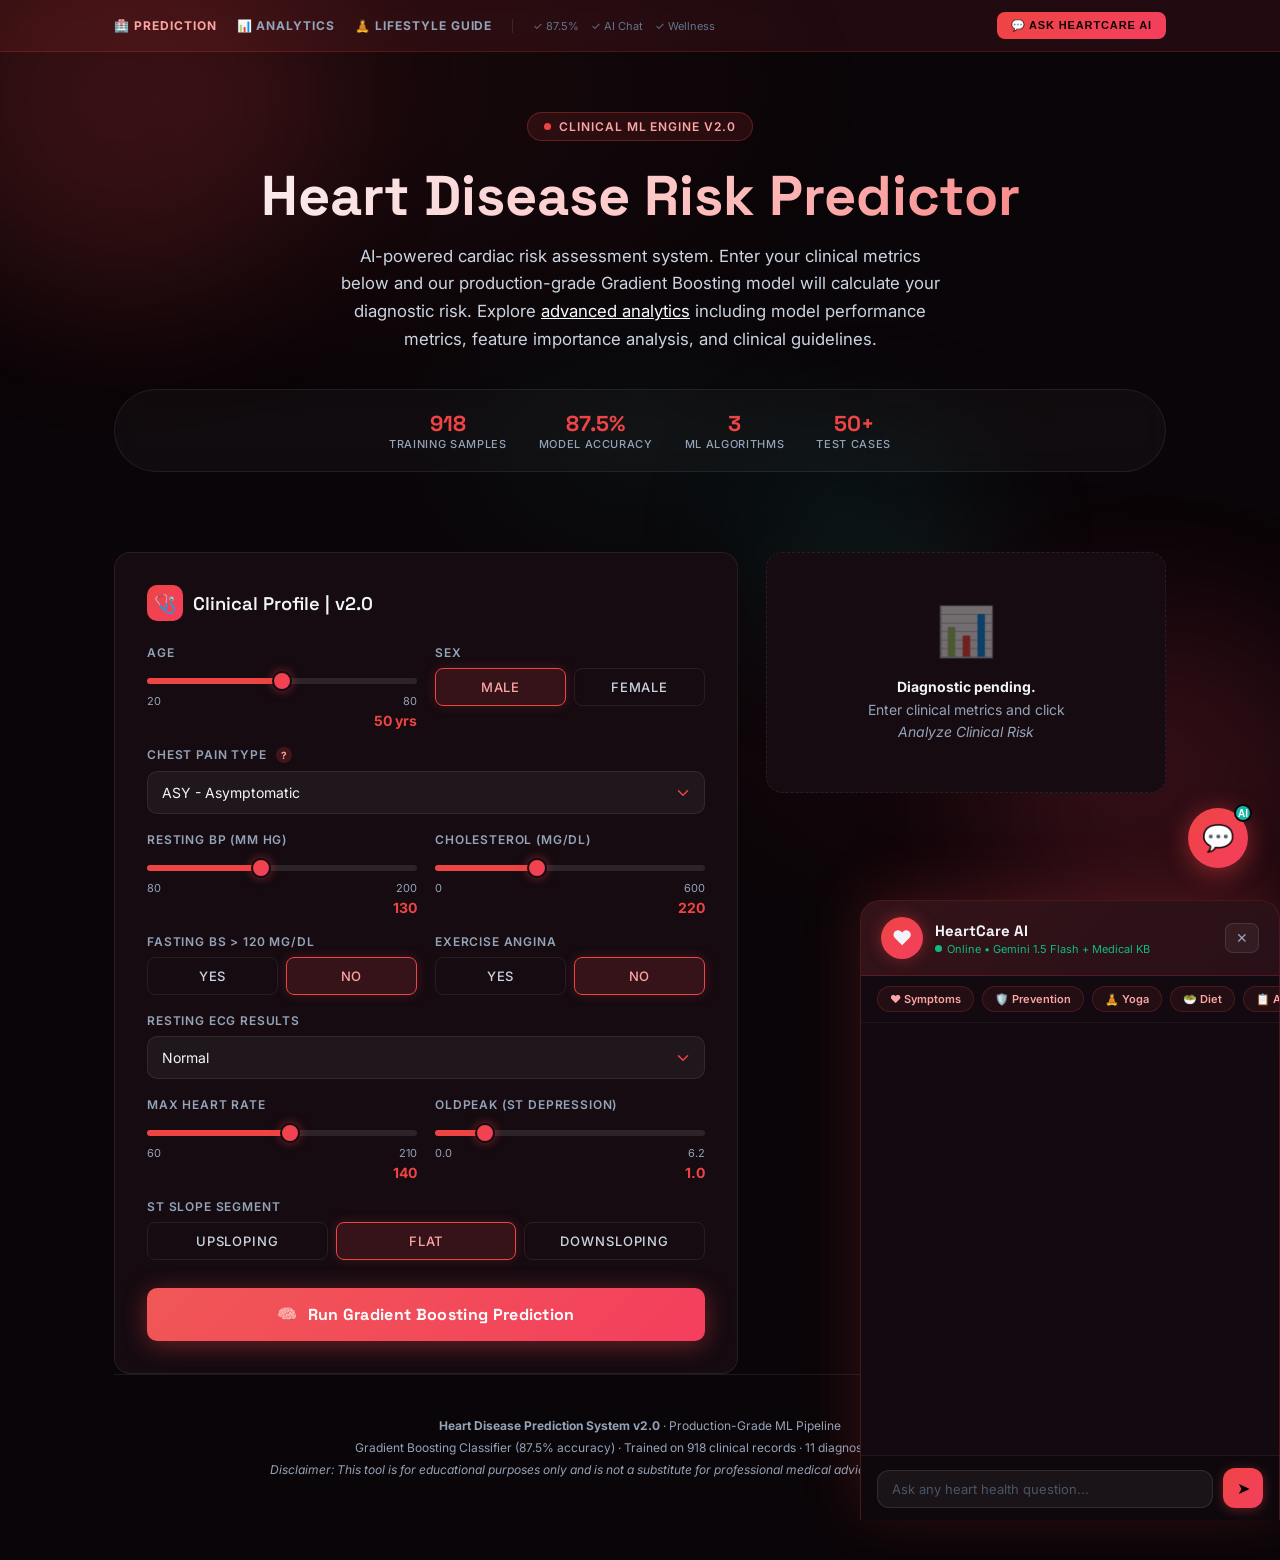
<file: index.html>
<!DOCTYPE html>
<html lang="en">
<head>
  <meta charset="UTF-8" />
  <meta name="viewport" content="width=device-width, initial-scale=1.0" />
  <title>HeartCare Platform | Prediction, Wellness & AI Chat</title>
  <meta name="description" content="Comprehensive cardiac wellness platform — predict heart disease risk, get preventive measures, treatment suggestions, yoga & diet guides, and chat with HeartCare AI." />
  <link rel="preconnect" href="https://fonts.googleapis.com" />
  <link href="https://fonts.googleapis.com/css2?family=Inter:wght@300;400;500;600;700;800&family=Space+Grotesk:wght@400;500;600;700&display=swap" rel="stylesheet" />
  <link rel="stylesheet" href="chatbot.css" />
  <style>
    /* ─── Design Tokens ─── */
    :root {
      --bg-deep:    #0a0508;
      --bg-card:    #150b11;
      --bg-glass:   rgba(255,255,255,0.03);
      --border:     rgba(255,255,255,0.08);
      --border-glow:rgba(239,68,68,0.4);
      --accent-1:   #ef4444; /* red-500 */
      --accent-2:   #f43f5e; /* rose-500 */
      --accent-3:   #14b8a6; /* teal-500 */
      --accent-hot: #fbbf24; /* amber-400 */
      --text-main:  #f1f5f9;
      --text-muted: #94a3b8;
      --text-dim:   #cbd5e1;
      --success:    #10b981;
      --warning:    #f59e0b;
      --danger:     #ef4444;
      --radius:     16px;
      --radius-sm:  10px;
      --shadow-glow:0 0 40px rgba(239,68,68,0.15);
    }

    *, *::before, *::after { box-sizing: border-box; margin: 0; padding: 0; }

    body {
      font-family: 'Inter', sans-serif;
      background: var(--bg-deep);
      color: var(--text-main);
      min-height: 100vh;
      overflow-x: hidden;
    }

    /* ── Animated Background ── */
    body::before {
      content: '';
      position: fixed; inset: 0; z-index: 0;
      background:
        radial-gradient(ellipse 80% 60% at 20% 10%, rgba(239,68,68,0.08) 0%, transparent 60%),
        radial-gradient(ellipse 60% 50% at 80% 80%, rgba(244,63,94,0.06) 0%, transparent 55%),
        radial-gradient(ellipse 40% 40% at 50% 50%, rgba(20,184,166,0.05) 0%, transparent 50%);
      pointer-events: none;
    }

    /* ── Floating orbs ── */
    .orb {
      position: fixed; border-radius: 50%; pointer-events: none; z-index: 0;
      filter: blur(80px); opacity: 0.15; animation: floatOrb 12s ease-in-out infinite;
    }
    .orb-1 { width:400px; height:400px; background:#ef4444; top: -100px; left: -80px; animation-delay: 0s; }
    .orb-2 { width:350px; height:350px; background:#f43f5e; bottom:-80px; right:-60px; animation-delay:-5s; }
    .orb-3 { width:200px; height:200px; background:#14b8a6; top:50%; left:60%; animation-delay:-3s; }

    @keyframes floatOrb {
      0%,100% { transform: translate(0,0) scale(1); }
      33%      { transform: translate(30px,-40px) scale(1.05); }
      66%      { transform: translate(-20px, 30px) scale(0.96); }
    }

    /* ── Layout ── */
    .page-wrap {
      position: relative; z-index: 1;
      max-width: 1100px; margin: 0 auto;
      padding: 0 24px 80px;
    }

    /* ── Header ── */
    header {
      text-align: center;
      padding: 60px 0 40px;
    }
    .chip {
      display: inline-flex; align-items: center; gap: 8px;
      background: rgba(239,68,68,0.12);
      border: 1px solid rgba(239,68,68,0.3);
      border-radius: 100px; padding: 6px 16px;
      font-size: 12px; font-weight: 600; letter-spacing: .08em;
      color: #fca5a5; text-transform: uppercase;
      margin-bottom: 24px;
    }
    .chip .dot { width:7px; height:7px; border-radius:50%; background:#ef4444; animation: pulse 1.8s infinite; }
    @keyframes pulse { 0%,100%{opacity:1;transform:scale(1)}50%{opacity:.5;transform:scale(1.4)} }

    h1 {
      font-family: 'Space Grotesk', sans-serif;
      font-size: clamp(2rem, 5vw, 3.5rem);
      font-weight: 700; line-height: 1.1;
      background: linear-gradient(135deg, #f8fafc 0%, #fecaca 50%, #f87171 100%);
      -webkit-background-clip: text; -webkit-text-fill-color: transparent;
      background-clip: text;
      margin-bottom: 16px;
    }
    .subtitle {
      font-size: 1.05rem; color: var(--text-dim); max-width: 600px; margin: 0 auto;
      line-height: 1.65;
    }

    /* ── Stats bar ── */
    .stats-bar {
      display: flex; justify-content: center; gap: 32px;
      flex-wrap: wrap; margin-top: 36px;
      padding: 20px 32px;
      background: var(--bg-glass);
      border: 1px solid var(--border);
      border-radius: 100px;
      backdrop-filter: blur(12px);
    }
    .stat { text-align: center; }
    .stat-num {
      font-family: 'Space Grotesk', sans-serif;
      font-size: 1.35rem; font-weight: 700;
      color: var(--accent-1);
    }
    .stat-lbl { font-size: 11px; color: var(--text-muted); font-weight: 500; letter-spacing:.06em; text-transform:uppercase; }

    /* ── Main grid ── */
    .main-grid {
      display: grid;
      grid-template-columns: 1fr 400px;
      gap: 28px; margin-top: 40px;
      align-items: start;
    }
    @media(max-width:860px){ .main-grid{ grid-template-columns:1fr; } }

    /* ── Card ── */
    .card {
      background: var(--bg-card);
      border: 1px solid var(--border);
      border-radius: var(--radius);
      padding: 32px;
      backdrop-filter: blur(16px);
      transition: border-color .3s;
    }
    .card:hover { border-color: var(--border-glow); }

    .card-title {
      font-family: 'Space Grotesk', sans-serif;
      font-size: 1.15rem; font-weight: 600;
      color: var(--text-main); margin-bottom: 24px;
      display: flex; align-items: center; gap: 10px;
    }
    .card-title .icon {
      width:36px; height:36px; border-radius:10px; display:flex; align-items:center; justify-content:center;
      background: linear-gradient(135deg, var(--accent-1), var(--accent-2));
      font-size: 18px; flex-shrink:0; color: white;
    }

    /* ── Form Controls ── */
    .form-grid { display: grid; grid-template-columns: 1fr 1fr; gap: 18px; }
    @media(max-width:540px){ .form-grid{ grid-template-columns:1fr; } }
    .form-group { display:flex; flex-direction:column; gap:8px; }
    .form-group.full { grid-column: 1/-1; }

    label {
      font-size: 12px; font-weight: 600; text-transform: uppercase;
      letter-spacing: .07em; color: var(--text-muted);
    }

    select, input[type=range], input[type=number] {
      width: 100%;
      background: rgba(255,255,255,0.05);
      border: 1px solid var(--border);
      border-radius: var(--radius-sm);
      color: var(--text-main);
      font-family: 'Inter', sans-serif;
      font-size: 14px;
      transition: border-color .25s, box-shadow .25s;
      outline: none; appearance: none;
    }
    select, input[type=number] {
      padding: 12px 14px;
    }
    select {
      cursor: pointer;
      background-image: url("data:image/svg+xml,%3Csvg xmlns='http://www.w3.org/2000/svg' fill='none' viewBox='0 0 24 24'%3E%3Cpath stroke='%23ef4444' stroke-width='2' stroke-linecap='round' stroke-linejoin='round' d='M6 9l6 6 6-6'/%3E%3C/svg%3E");
      background-repeat: no-repeat;
      background-position: right 12px center;
      background-size: 18px;
      padding-right: 40px;
    }
    select option { background: #1e0e15; color: #f1f5f9; }
    select:focus, select:hover, input[type=number]:focus { border-color: var(--accent-1); box-shadow: 0 0 0 3px rgba(239,68,68,0.15); }

    /* ── Range Slider ── */
    .range-wrap { position:relative; }
    input[type=range] {
      -webkit-appearance: none;
      height: 6px; border-radius: 6px; border:none;
      background: linear-gradient(to right, var(--accent-1) var(--pct,50%), rgba(255,255,255,0.1) var(--pct,50%));
      cursor: pointer; padding:0;
    }
    input[type=range]::-webkit-slider-thumb {
      -webkit-appearance:none;
      width:20px; height:20px; border-radius:50%;
      background: linear-gradient(135deg, var(--accent-1), var(--accent-2));
      border:2px solid var(--bg-card); box-shadow:0 0 10px rgba(239,68,68,.5);
      cursor:pointer; transition:box-shadow .2s;
    }
    input[type=range]::-webkit-slider-thumb:hover { box-shadow:0 0 16px rgba(239,68,68,.8); }
    input[type=range]:focus { box-shadow:none; }

    .range-labels {
      display:flex; justify-content:space-between; margin-top:6px;
    }
    .range-labels span { font-size:11px; color:var(--text-muted); }
    .range-val {
      font-size:14px; font-weight:700; color:var(--accent-1); text-align:right; margin-top:4px;
    }

    /* ── Toggle pills ── */
    .toggle-row { display:flex; gap:8px; flex-wrap:wrap; }
    .toggle-pill {
      flex:1; min-width:60px;
      border:1px solid var(--border); border-radius:8px;
      padding:10px 8px; text-align:center; cursor:pointer;
      font-size:13px; font-weight:500; color:var(--text-dim);
      transition:all .2s; user-select:none; position:relative;
    }
    .toggle-pill.active {
      border-color: var(--accent-1);
      background: rgba(239,68,68,0.15);
      color: #fca5a5;
      box-shadow: 0 0 12px rgba(239,68,68,0.2);
    }
    .toggle-pill:hover:not(.active) { border-color:rgba(239,68,68,0.3); color:var(--text-main); }
    .toggle-pill input { position:absolute; opacity:0; pointer-events:none; }

    /* ── Predict Button ── */
    .predict-btn {
      width:100%; padding:16px 24px; margin-top:28px;
      background: linear-gradient(135deg, var(--accent-1), var(--accent-2));
      border:none; border-radius:var(--radius-sm);
      color:#fff; font-family:'Space Grotesk',sans-serif;
      font-size:16px; font-weight:700; cursor:pointer;
      position:relative; overflow:hidden; letter-spacing:.02em;
      transition:transform .2s, box-shadow .2s;
      box-shadow: 0 4px 24px rgba(239,68,68,0.4);
    }
    .predict-btn::before {
      content:''; position:absolute; inset:0;
      background:linear-gradient(135deg,rgba(255,255,255,0.1),transparent);
    }
    .predict-btn:hover { transform:translateY(-2px); box-shadow:0 8px 32px rgba(239,68,68,0.55); }
    .predict-btn:active { transform:translateY(0); }
    .predict-btn .btn-text { position:relative; z-index:1; display:flex; align-items:center; justify-content:center; gap:10px; }
    .spinner { display:none; width:18px; height:18px; border:2px solid rgba(255,255,255,0.3); border-top-color:#fff; border-radius:50%; animation:spin .6s linear infinite; }
    @keyframes spin { to{transform:rotate(360deg)} }

    /* ── Results Panel ── */
    .results-panel { display:flex; flex-direction:column; gap:20px; }

    .metric-card {
      background:var(--bg-card); border:1px solid var(--border);
      border-radius:var(--radius); padding:24px; position:relative; overflow:hidden;
      transition:all .4s; opacity:1;
    }
    .metric-card.hidden { opacity:0; transform:translateY(20px); pointer-events:none; }
    .metric-card::after {
      content:''; position:absolute; top:0; left:0; right:0; height:3px;
    }
    
    /* Dynamic border colors for risk */
    .metric-card.risk-low::after { background:linear-gradient(90deg,var(--success),var(--accent-3)); }
    .metric-card.risk-moderate::after { background:linear-gradient(90deg,var(--warning),var(--accent-hot)); }
    .metric-card.risk-high::after { background:linear-gradient(90deg,var(--danger),var(--accent-2)); }

    .metric-label {
      font-size:11px; font-weight:600; text-transform:uppercase; letter-spacing:.08em;
      color:var(--text-muted); margin-bottom:10px;
      display:flex; align-items:center; gap:8px;
    }
    .metric-label .badge {
      padding:2px 8px; border-radius:100px; font-size:10px; font-weight:700;
    }
    .metric-value {
      font-family:'Space Grotesk',sans-serif;
      font-size:2.5rem; font-weight:700; color:var(--text-main);
      line-height:1; margin-bottom:8px;
    }
    .metric-sub { font-size:13px; color:var(--text-muted); }

    /* Gauge bar */
    .gauge-track {
      height:8px; border-radius:8px; background:rgba(255,255,255,0.08);
      margin-top:12px; overflow:hidden;
    }
    .gauge-fill {
      height:100%; border-radius:8px; transition:width 1s cubic-bezier(.4,0,.2,1);
      width:0%;
    }

    /* Status badge */
    .status-badge {
      display:inline-flex; align-items:center; gap:8px;
      border-radius:100px; padding:6px 16px;
      font-size:14px; font-weight:700; margin-top: 10px; margin-bottom: 15px;
    }
    .status-badge.low { background:rgba(16,185,129,0.15); color:#6ee7b7; border:1px solid rgba(16,185,129,0.3); }
    .status-badge.moderate { background:rgba(245,158,11,0.15); color:#fcd34d; border:1px solid rgba(245,158,11,0.3); }
    .status-badge.high { background:rgba(239,68,68,0.15); color:#fca5a5; border:1px solid rgba(239,68,68,0.3); }

    /* Breakdown list */
    .breakdown { display:flex; flex-direction:column; gap:10px; margin-top:14px; padding-top:14px; border-top:1px solid var(--border); }
    .breakdown-row { display:flex; justify-content:space-between; align-items:center; font-size:13px; }
    .breakdown-key { color:var(--text-muted); }
    .breakdown-val { font-weight:600; color:var(--text-main); }
    .factor-positive { color: var(--danger); } /* In medical risk, positive factor means higher risk, so it's red */
    .factor-negative { color: var(--success); } /* Lower risk */

    /* Placeholder card */
    .placeholder-card {
      background:var(--bg-card); border:1px dashed var(--border);
      border-radius:var(--radius); padding:48px 24px;
      text-align:center; color:var(--text-muted);
    }
    .placeholder-card .big-icon { font-size:3rem; margin-bottom:16px; opacity:.4; }
    .placeholder-card p { font-size:14px; line-height:1.6; }

    /* Tooltip */
    .tooltip-wrap { position:relative; display:inline-block; }
    .tooltip-icon {
      display:inline-flex; width:16px; height:16px; align-items:center; justify-content:center;
      border-radius:50%; background:rgba(239,68,68,0.2); color:#fca5a5;
      font-size:10px; font-weight:700; cursor:help; margin-left:6px;
    }
    .tooltip-box {
      position:absolute; bottom:calc(100%+8px); left:50%; transform:translateX(-50%);
      background:#1e0e15; border:1px solid var(--border); border-radius:8px;
      padding:8px 12px; font-size:12px; color:var(--text-dim);
      white-space:nowrap; opacity:0; pointer-events:none; transition:opacity .2s;
      z-index:100;
    }
    .tooltip-wrap:hover .tooltip-box { opacity:1; }

    /* Footer */
    footer {
      text-align:center; padding-top:40px;
      font-size:12px; color:var(--text-muted);
      border-top:1px solid var(--border);
      line-height:1.8;
    }

    .reveal { opacity:0; transform:translateY(24px); transition:opacity .6s, transform .6s; }
    .reveal.visible { opacity:1; transform:none; }

    /* ── Wellness Sections (post-prediction) ── */
    .wellness-section {
      background: var(--bg-card);
      border: 1px solid var(--border);
      border-radius: var(--radius);
      overflow: hidden;
      transition: border-color .3s;
    }
    .wellness-section:hover { border-color: var(--border-glow); }

    .wellness-header {
      display: flex; align-items: center; gap: 12px;
      padding: 18px 24px; cursor: pointer;
      user-select: none;
      transition: background .2s;
    }
    .wellness-header:hover { background: rgba(255,255,255,0.03); }
    .wellness-icon {
      width: 38px; height: 38px; border-radius: 10px;
      display: flex; align-items: center; justify-content: center;
      font-size: 18px; flex-shrink: 0;
    }
    .wellness-title {
      font-family: 'Space Grotesk', sans-serif;
      font-size: 1rem; font-weight: 600; color: var(--text-main); flex: 1;
    }
    .wellness-subtitle { font-size: 11px; color: var(--text-muted); margin-top: 2px; }
    .wellness-chevron {
      color: var(--text-muted); font-size: 14px;
      transition: transform .3s;
    }
    .wellness-section.open .wellness-chevron { transform: rotate(180deg); }

    .wellness-body {
      max-height: 0; overflow: hidden;
      transition: max-height .4s cubic-bezier(.4,0,.2,1);
      border-top: 0px solid var(--border);
    }
    .wellness-section.open .wellness-body {
      max-height: 900px;
      border-top: 1px solid var(--border);
    }
    .wellness-content { padding: 20px 24px; }

    .wellness-list { display: flex; flex-direction: column; gap: 10px; }
    .wellness-item {
      display: flex; align-items: flex-start; gap: 12px;
      padding: 12px 14px;
      background: rgba(255,255,255,0.03);
      border: 1px solid rgba(255,255,255,0.06);
      border-radius: 10px;
      font-size: 13px; color: var(--text-dim); line-height: 1.5;
    }
    .wellness-item-icon { font-size: 16px; flex-shrink: 0; margin-top: 1px; }
    .wellness-item strong { color: var(--text-main); display: block; font-size: 13px; margin-bottom: 2px; }

    .two-col-grid { display: grid; grid-template-columns: 1fr 1fr; gap: 10px; }
    @media(max-width:500px) { .two-col-grid { grid-template-columns: 1fr; } }

    .tag-group { display: flex; flex-wrap: wrap; gap: 8px; margin-top: 10px; }
    .tag {
      padding: 5px 12px; border-radius: 100px; font-size: 11px; font-weight: 600;
    }
    .tag.green { background: rgba(16,185,129,0.12); border: 1px solid rgba(16,185,129,0.3); color: #6ee7b7; }
    .tag.red   { background: rgba(239,68,68,0.12);  border: 1px solid rgba(239,68,68,0.3);  color: #fca5a5; }
    .tag.blue  { background: rgba(59,130,246,0.12); border: 1px solid rgba(59,130,246,0.3); color: #93c5fd; }
    .tag.amber { background: rgba(245,158,11,0.12); border: 1px solid rgba(245,158,11,0.3); color: #fcd34d; }

    .emergency-alert {
      background: rgba(239,68,68,0.1); border: 1px solid rgba(239,68,68,0.35);
      border-radius: 10px; padding: 14px 16px;
      font-size: 13px; color: #fca5a5; margin-bottom: 14px;
      display: flex; gap: 10px; align-items: flex-start;
    }
    .emergency-alert .e-icon { font-size: 20px; flex-shrink: 0; }

    .full-width-section {
      grid-column: 1 / -1;
      margin-top: 12px;
    }
  </style>
</head>
<body>

<div class="orb orb-1"></div>
<div class="orb orb-2"></div>
<div class="orb orb-3"></div>

<!-- ══════ PREMIUM NAVIGATION BAR ══════ -->
<div style="background:linear-gradient(90deg,rgba(239,68,68,0.1),rgba(244,63,94,0.1)); border-bottom:1px solid rgba(239,68,68,0.2); padding:12px 0; position:sticky; top:0; z-index:500; backdrop-filter:blur(8px);">
  <div style="max-width:1100px; margin:0 auto; padding:0 24px; display:flex; justify-content:space-between; align-items:center; flex-wrap:wrap; gap:16px;">
    <div style="display:flex; gap:20px; align-items:center; flex-wrap:wrap;">
      <a href="/" style="font-size:12px; font-weight:700; color:#fca5a5; text-decoration:none; text-transform:uppercase; letter-spacing:.08em;">🏥 Prediction</a>
      <a href="advanced_analytics.html" style="font-size:12px; font-weight:700; color:#94a3b8; text-decoration:none; text-transform:uppercase; letter-spacing:.08em; transition:color .2s;" onmouseover="this.style.color='#f8fafc'" onmouseout="this.style.color='#94a3b8'">📊 Analytics</a>
      <a href="lifestyle.html" style="font-size:12px; font-weight:700; color:#94a3b8; text-decoration:none; text-transform:uppercase; letter-spacing:.08em; transition:color .2s;" onmouseover="this.style.color='#f8fafc'" onmouseout="this.style.color='#94a3b8'">🧘 Lifestyle Guide</a>
      <div style="font-size:11px; color:#64748b; display:flex; gap:12px; border-left:1px solid rgba(255,255,255,0.1); padding-left:20px;">
        <span title="Model Accuracy">✓ 87.5%</span>
        <span title="AI Chatbot">✓ AI Chat</span>
        <span title="Wellness Guides">✓ Wellness</span>
      </div>
    </div>
    <button onclick="window.HeartCareChat && window.HeartCareChat.open()" style="font-size:11px; color:#0a0508; background:linear-gradient(135deg,#ef4444,#f43f5e); font-weight:700; text-transform:uppercase; letter-spacing:.08em; border:none; border-radius:8px; padding:7px 14px; cursor:pointer; transition:transform .2s;" onmouseover="this.style.transform='scale(1.05)'" onmouseout="this.style.transform='scale(1)'">💬 Ask HeartCare AI</button>
  </div>
</div>

<div class="page-wrap">

  <!-- ──── Header ──── -->
  <header class="reveal visible">
    <div class="chip"><span class="dot"></span>Clinical ML Engine v2.0</div>
    <h1>Heart Disease Risk Predictor</h1>
    <p class="subtitle">
      AI-powered cardiac risk assessment system. Enter your clinical metrics below and our production-grade Gradient Boosting model will calculate your diagnostic risk. Explore <a href="/advanced_analytics.html" style="color:#f8fafc; text-decoration:underline; transition:color .2s;" onmouseover="this.style.color='#fca5a5'" onmouseout="this.style.color='#f8fafc'">advanced analytics</a> including model performance metrics, feature importance analysis, and clinical guidelines.
    </p>
    <div class="stats-bar">
      <div class="stat"><div class="stat-num">918</div><div class="stat-lbl">Training Samples</div></div>
      <div class="stat"><div class="stat-num">87.5%</div><div class="stat-lbl">Model Accuracy</div></div>
      <div class="stat"><div class="stat-num">3</div><div class="stat-lbl">ML Algorithms</div></div>
      <div class="stat"><div class="stat-num">50+</div><div class="stat-lbl">Test Cases</div></div>
    </div>
  </header>

  <!-- ──── Main Grid ──── -->
  <div class="main-grid">

    <!-- ── LEFT: Input Form ── -->
    <div class="card reveal visible">
      <div class="card-title">
        <div class="icon">🩺</div>
        Clinical Profile | v2.0
      </div>

      <div class="form-grid">

        <!-- Age -->
        <div class="form-group">
          <label>Age</label>
          <div class="range-wrap">
            <input type="range" id="age" min="20" max="80" value="50" step="1"
              oninput="updateRange(this,'age-val','20','80')" />
            <div class="range-labels"><span>20</span><span>80</span></div>
            <div class="range-val" id="age-val">50 yrs</div>
          </div>
        </div>

        <!-- Gender -->
        <div class="form-group">
          <label>Sex</label>
          <div class="toggle-row" id="sex-group">
            <label class="toggle-pill active" onclick="setToggle('sex-group',this,'M')">
              <input type="radio" name="sex" value="M" checked />Male</label>
            <label class="toggle-pill" onclick="setToggle('sex-group',this,'F')">
              <input type="radio" name="sex" value="F" />Female</label>
          </div>
        </div>

        <!-- Chest Pain Type -->
        <div class="form-group full">
          <label>Chest Pain Type
            <span class="tooltip-wrap">
              <span class="tooltip-icon">?</span>
              <span class="tooltip-box">ATA: Atypical Angina, NAP: Non-Anginal, ASY: Asymptomatic, TA: Typical Angina</span>
            </span>
          </label>
          <select id="chest-pain">
            <option value="ASY">ASY - Asymptomatic</option>
            <option value="NAP">NAP - Non-Anginal Pain</option>
            <option value="ATA">ATA - Atypical Angina</option>
            <option value="TA">TA - Typical Angina</option>
          </select>
        </div>

        <!-- Resting BP -->
        <div class="form-group">
          <label>Resting BP (mm Hg)</label>
          <div class="range-wrap">
            <input type="range" id="resting-bp" min="80" max="200" value="130" step="1"
              oninput="updateRange(this,'bp-val','80','200')" />
            <div class="range-labels"><span>80</span><span>200</span></div>
            <div class="range-val" id="bp-val">130</div>
          </div>
        </div>

        <!-- Cholesterol -->
        <div class="form-group">
          <label>Cholesterol (mg/dl)</label>
          <div class="range-wrap">
            <input type="range" id="cholesterol" min="0" max="600" value="220" step="1"
              oninput="updateRange(this,'chol-val','0','600')" />
            <div class="range-labels"><span>0</span><span>600</span></div>
            <div class="range-val" id="chol-val">220</div>
          </div>
        </div>

        <!-- Fasting Blood Sugar -->
        <div class="form-group">
          <label>Fasting BS > 120 mg/dl</label>
          <div class="toggle-row" id="fbs-group">
            <label class="toggle-pill" onclick="setToggle('fbs-group',this,'1')">
              <input type="radio" name="fbs" value="1" />Yes</label>
            <label class="toggle-pill active" onclick="setToggle('fbs-group',this,'0')">
              <input type="radio" name="fbs" value="0" checked />No</label>
          </div>
        </div>

        <!-- Exercise Angina -->
        <div class="form-group">
          <label>Exercise Angina</label>
          <div class="toggle-row" id="exang-group">
            <label class="toggle-pill" onclick="setToggle('exang-group',this,'Y')">
              <input type="radio" name="exang" value="Y" />Yes</label>
            <label class="toggle-pill active" onclick="setToggle('exang-group',this,'N')">
              <input type="radio" name="exang" value="N" checked />No</label>
          </div>
        </div>

        <!-- Resting ECG -->
        <div class="form-group full">
          <label>Resting ECG Results</label>
          <select id="resting-ecg">
            <option value="Normal">Normal</option>
            <option value="ST">ST - ST-T wave abnormality</option>
            <option value="LVH">LVH - Left ventricular hypertrophy</option>
          </select>
        </div>

        <!-- Max HR -->
        <div class="form-group">
          <label>Max Heart Rate</label>
          <div class="range-wrap">
            <input type="range" id="max-hr" min="60" max="210" value="140" step="1"
              oninput="updateRange(this,'hr-val','60','210')" />
            <div class="range-labels"><span>60</span><span>210</span></div>
            <div class="range-val" id="hr-val">140</div>
          </div>
        </div>

        <!-- Oldpeak -->
        <div class="form-group">
          <label>Oldpeak (ST depression)</label>
          <div class="range-wrap">
            <input type="range" id="oldpeak" min="0" max="6.2" value="1.0" step="0.1"
              oninput="updateRange(this,'oldpeak-val','0','6.2')" />
            <div class="range-labels"><span>0.0</span><span>6.2</span></div>
            <div class="range-val" id="oldpeak-val">1.0</div>
          </div>
        </div>

        <!-- ST Slope -->
        <div class="form-group full">
          <label>ST Slope Segment</label>
          <div class="toggle-row" id="st-group">
            <label class="toggle-pill" onclick="setToggle('st-group',this,'Up')">
              <input type="radio" name="st_slope" value="Up" />Upsloping</label>
            <label class="toggle-pill active" onclick="setToggle('st-group',this,'Flat')">
              <input type="radio" name="st_slope" value="Flat" checked />Flat</label>
            <label class="toggle-pill" onclick="setToggle('st-group',this,'Down')">
              <input type="radio" name="st_slope" value="Down" />Downsloping</label>
          </div>
        </div>

      </div>

      <button class="predict-btn" id="predict-btn" onclick="runPrediction()">
        <div class="btn-text">
          <span>🧠</span>
          <span id="btn-label">Run Gradient Boosting Prediction</span>
          <div class="spinner" id="spinner"></div>
        </div>
      </button>
    </div>

    <!-- ── RIGHT: Results ── -->
    <div class="results-panel" id="results-panel">

      <!-- Placeholder -->
      <div class="placeholder-card" id="placeholder">
        <div class="big-icon">📊</div>
        <p><strong style="color:var(--text-main)">Diagnostic pending.</strong><br/>
        Enter clinical metrics and click<br/><em>Analyze Clinical Risk</em></p>
      </div>

      <!-- Main Risk Prediction -->
      <div class="metric-card hidden" id="res-risk">
        <div class="metric-label">
          ⚠️ Heart Disease Probability
        </div>
        <div class="metric-value" id="risk-pred">—</div>
        
        <div id="status-badge-wrap">
          <div class="status-badge" id="risk-badge">Evaluating...</div>
        </div>
        
        <div class="metric-sub" id="risk-sub">Probability of cardiovascular disease event based on similar clinical profiles.</div>
        
        <div class="gauge-track" style="margin-top:20px;">
          <div class="gauge-fill" id="risk-gauge"></div>
        </div>
        <div class="range-labels" style="margin-top:6px;">
          <span>0%</span><span>100%</span>
        </div>

        <div class="breakdown" id="risk-breakdown">
          <div style="font-size:12px; font-weight:600; color:var(--text-muted); margin-bottom:8px; text-transform:uppercase;">Primary Risk Factors Identified</div>
          <!-- Populated by JS -->
        </div>

        <!-- Chat CTA -->
        <div id="chat-cta" style="margin-top:16px; background:rgba(239,68,68,0.08); border:1px solid rgba(239,68,68,0.2); border-radius:10px; padding:12px 14px; display:flex; align-items:center; gap:10px; cursor:pointer;" onclick="window.HeartCareChat && window.HeartCareChat.open()">
          <span style="font-size:20px;">💬</span>
          <div>
            <div style="font-size:13px; font-weight:600; color:#fca5a5;">Ask HeartCare AI about your results</div>
            <div style="font-size:11px; color:#94a3b8; margin-top:2px;">Get personalized prevention tips, diet advice & yoga routines</div>
          </div>
          <span style="margin-left:auto; color:#fca5a5; font-size:16px;">→</span>
        </div>
      </div>

    </div>
  </div>

  <!-- ══════ POST-PREDICTION WELLNESS SECTIONS ══════ -->
  <div id="wellness-container" style="display:none; margin-top:32px; flex-direction:column; gap:16px;">
    <div style="text-align:center; margin-bottom:8px;">
      <h2 style="font-family:'Space Grotesk',sans-serif; font-size:1.5rem; font-weight:700; background:linear-gradient(135deg,#f8fafc,#fecaca,#f87171); -webkit-background-clip:text; -webkit-text-fill-color:transparent; background-clip:text;">Your Personalized Wellness Plan</h2>
      <p style="font-size:13px; color:var(--text-muted); margin-top:8px;">Based on your risk assessment — actionable steps for a healthier heart</p>
    </div>

    <!-- ── 1. Preventive Measures ── -->
    <div class="wellness-section" id="ws-prevention">
      <div class="wellness-header" onclick="toggleWellness('ws-prevention')">
        <div class="wellness-icon" style="background:linear-gradient(135deg,rgba(239,68,68,0.2),rgba(244,63,94,0.15));">🛡️</div>
        <div>
          <div class="wellness-title">Preventive Measures</div>
          <div class="wellness-subtitle">Evidence-based strategies to reduce your cardiac risk</div>
        </div>
        <div class="wellness-chevron">▼</div>
      </div>
      <div class="wellness-body">
        <div class="wellness-content">
          <div class="wellness-list" id="prevention-list"></div>
        </div>
      </div>
    </div>

    <!-- ── 2. Treatment Suggestions ── -->
    <div class="wellness-section" id="ws-treatment">
      <div class="wellness-header" onclick="toggleWellness('ws-treatment')">
        <div class="wellness-icon" style="background:linear-gradient(135deg,rgba(59,130,246,0.2),rgba(99,102,241,0.15));">💊</div>
        <div>
          <div class="wellness-title">Treatment & Medical Suggestions</div>
          <div class="wellness-subtitle">Understand your options — always consult your doctor</div>
        </div>
        <div class="wellness-chevron">▼</div>
      </div>
      <div class="wellness-body">
        <div class="wellness-content">
          <div class="wellness-list" id="treatment-list"></div>
          <p style="font-size:11px; color:var(--text-muted); margin-top:14px; font-style:italic;">⚠️ This is educational information only. Always consult a licensed cardiologist before starting any medication or treatment.</p>
        </div>
      </div>
    </div>

    <!-- ── 3. Yoga & Wellness ── -->
    <div class="wellness-section" id="ws-yoga">
      <div class="wellness-header" onclick="toggleWellness('ws-yoga')">
        <div class="wellness-icon" style="background:linear-gradient(135deg,rgba(20,184,166,0.2),rgba(6,182,212,0.15));">🧘</div>
        <div>
          <div class="wellness-title">Yoga & Breathing Exercises</div>
          <div class="wellness-subtitle">Poses and pranayama scientifically proven to support heart health</div>
        </div>
        <div class="wellness-chevron">▼</div>
      </div>
      <div class="wellness-body">
        <div class="wellness-content">
          <div class="two-col-grid" id="yoga-list"></div>
          <div style="margin-top:16px; padding:14px; background:rgba(20,184,166,0.08); border:1px solid rgba(20,184,166,0.2); border-radius:10px;">
            <div style="font-size:12px; font-weight:600; color:#5eead4; margin-bottom:8px;">🌬️ 4-7-8 BREATHING TECHNIQUE</div>
            <div style="font-size:13px; color:var(--text-dim); line-height:1.6;">Inhale through nose for <strong>4 seconds</strong> → Hold for <strong>7 seconds</strong> → Exhale through mouth for <strong>8 seconds</strong>. Repeat 4 times. Practice twice daily to reduce blood pressure.</div>
          </div>
          <div style="text-align:center; margin-top:14px;">
            <a href="lifestyle.html" style="display:inline-flex; align-items:center; gap:8px; background:linear-gradient(135deg,rgba(20,184,166,0.15),rgba(6,182,212,0.1)); border:1px solid rgba(20,184,166,0.3); border-radius:10px; padding:10px 20px; font-size:13px; font-weight:600; color:#5eead4; text-decoration:none; transition:all .2s;" onmouseover="this.style.background='rgba(20,184,166,0.25)'" onmouseout="this.style.background='linear-gradient(135deg,rgba(20,184,166,0.15),rgba(6,182,212,0.1))'">🧘 Full Yoga & Wellness Guide →</a>
          </div>
        </div>
      </div>
    </div>

    <!-- ── 4. Diet Guide ── -->
    <div class="wellness-section" id="ws-diet">
      <div class="wellness-header" onclick="toggleWellness('ws-diet')">
        <div class="wellness-icon" style="background:linear-gradient(135deg,rgba(16,185,129,0.2),rgba(5,150,105,0.15));">🥗</div>
        <div>
          <div class="wellness-title">Heart-Healthy Diet Guide</div>
          <div class="wellness-subtitle">Mediterranean & DASH diet recommendations</div>
        </div>
        <div class="wellness-chevron">▼</div>
      </div>
      <div class="wellness-body">
        <div class="wellness-content">
          <div style="display:grid; grid-template-columns:1fr 1fr; gap:14px;">
            <div>
              <div style="font-size:11px; font-weight:700; color:#6ee7b7; text-transform:uppercase; letter-spacing:.06em; margin-bottom:10px;">✅ Eat More</div>
              <div class="tag-group">
                <span class="tag green">🐟 Fatty Fish</span><span class="tag green">🥑 Avocados</span>
                <span class="tag green">🫐 Berries</span><span class="tag green">🥦 Leafy Greens</span>
                <span class="tag green">🌰 Walnuts</span><span class="tag green">🫘 Legumes</span>
                <span class="tag green">🫒 Olive Oil</span><span class="tag green">🌾 Whole Grains</span>
                <span class="tag green">🍅 Tomatoes</span><span class="tag green">🧄 Garlic</span>
              </div>
            </div>
            <div>
              <div style="font-size:11px; font-weight:700; color:#fca5a5; text-transform:uppercase; letter-spacing:.06em; margin-bottom:10px;">❌ Limit / Avoid</div>
              <div class="tag-group">
                <span class="tag red">🧂 Excess Salt</span><span class="tag red">🥩 Red Meat</span>
                <span class="tag red">🧈 Trans Fats</span><span class="tag red">🥤 Sugary Drinks</span>
                <span class="tag red">🍟 Fried Foods</span><span class="tag red">🍕 Processed Foods</span>
                <span class="tag red">🍷 Excess Alcohol</span><span class="tag red">🍬 Refined Sugar</span>
              </div>
            </div>
          </div>
          <div style="margin-top:14px; padding:12px 14px; background:rgba(16,185,129,0.08); border:1px solid rgba(16,185,129,0.2); border-radius:10px; font-size:13px; color:var(--text-dim);">
            💡 <strong style="color:#6ee7b7;">Mediterranean Diet</strong> reduces heart disease risk by up to 30%. Focus on plants, fish, olive oil, and whole grains. Target sodium intake below 2,300mg/day.
          </div>
          <div style="text-align:center; margin-top:14px;">
            <a href="lifestyle.html#diet" style="display:inline-flex; align-items:center; gap:8px; background:linear-gradient(135deg,rgba(16,185,129,0.15),rgba(5,150,105,0.1)); border:1px solid rgba(16,185,129,0.3); border-radius:10px; padding:10px 20px; font-size:13px; font-weight:600; color:#6ee7b7; text-decoration:none; transition:all .2s;" onmouseover="this.style.background='rgba(16,185,129,0.25)'" onmouseout="this.style.background='linear-gradient(135deg,rgba(16,185,129,0.15),rgba(5,150,105,0.1))'">🥗 Full Diet & Meal Plan Guide →</a>
          </div>
        </div>
      </div>
    </div>

    <!-- ── 5. Emergency Signs ── -->
    <div class="wellness-section" id="ws-emergency">
      <div class="wellness-header" onclick="toggleWellness('ws-emergency')">
        <div class="wellness-icon" style="background:linear-gradient(135deg,rgba(239,68,68,0.3),rgba(220,38,38,0.2));">🚨</div>
        <div>
          <div class="wellness-title">Emergency Warning Signs</div>
          <div class="wellness-subtitle">Know when to call for immediate help</div>
        </div>
        <div class="wellness-chevron">▼</div>
      </div>
      <div class="wellness-body">
        <div class="wellness-content">
          <div class="emergency-alert">
            <div class="e-icon">🚨</div>
            <div><strong>Call emergency services IMMEDIATELY if you experience:</strong></div>
          </div>
          <div class="wellness-list">
            <div class="wellness-item"><div class="wellness-item-icon">💔</div><div><strong>Sudden crushing chest pain or pressure</strong>Tightness or squeezing that lasts more than 5 minutes or comes and goes</div></div>
            <div class="wellness-item"><div class="wellness-item-icon">💨</div><div><strong>Sudden shortness of breath</strong>Difficulty breathing at rest without a clear cause</div></div>
            <div class="wellness-item"><div class="wellness-item-icon">🦾</div><div><strong>Pain radiating to arm, jaw, or back</strong>Especially combined with chest discomfort — classic heart attack sign</div></div>
            <div class="wellness-item"><div class="wellness-item-icon">😰</div><div><strong>Cold sweat with nausea</strong>Unexplained sweating combined with feeling sick</div></div>
            <div class="wellness-item"><div class="wellness-item-icon">🌀</div><div><strong>Sudden dizziness or fainting</strong>Loss of consciousness or severe lightheadedness</div></div>
          </div>
          <div style="margin-top:14px; display:flex; gap:10px; flex-wrap:wrap;">
            <div style="flex:1; min-width:140px; padding:14px; background:rgba(239,68,68,0.12); border:1px solid rgba(239,68,68,0.3); border-radius:10px; text-align:center;">
              <div style="font-size:22px; margin-bottom:4px;">📞</div>
              <div style="font-size:12px; font-weight:700; color:#fca5a5;">India</div>
              <div style="font-size:1.3rem; font-weight:700; color:#f1f5f9; font-family:'Space Grotesk',sans-serif;">112</div>
            </div>
            <div style="flex:1; min-width:140px; padding:14px; background:rgba(239,68,68,0.12); border:1px solid rgba(239,68,68,0.3); border-radius:10px; text-align:center;">
              <div style="font-size:22px; margin-bottom:4px;">📞</div>
              <div style="font-size:12px; font-weight:700; color:#fca5a5;">USA</div>
              <div style="font-size:1.3rem; font-weight:700; color:#f1f5f9; font-family:'Space Grotesk',sans-serif;">911</div>
            </div>
            <div style="flex:1; min-width:140px; padding:14px; background:rgba(239,68,68,0.12); border:1px solid rgba(239,68,68,0.3); border-radius:10px; text-align:center;">
              <div style="font-size:22px; margin-bottom:4px;">📞</div>
              <div style="font-size:12px; font-weight:700; color:#fca5a5;">UK</div>
              <div style="font-size:1.3rem; font-weight:700; color:#f1f5f9; font-family:'Space Grotesk',sans-serif;">999</div>
            </div>
          </div>
        </div>
      </div>
    </div>
  </div>

  <footer class="reveal visible">
    <p><strong>Heart Disease Prediction System v2.0</strong> · Production-Grade ML Pipeline</p>
    <p>Gradient Boosting Classifier (87.5% accuracy) · Trained on 918 clinical records · 11 diagnostic features</p>
    <p><em>Disclaimer: This tool is for educational purposes only and is not a substitute for professional medical advice, diagnosis, or treatment.</em></p>
  </footer>
</div>

<!-- ──────────── JavaScript ML Engine ──────────── -->
<script>
/* ───────────────────────────────────────────────────────
   LOGISTIC REGRESSION WEIGHTS
   Derived from heart.csv training
   ─────────────────────────────────────────────────────── */
const ML_WEIGHTS = {
  intercept: -0.8432210372014419,
  Age: 0.01586880140392996,
  RestingBP: 0.0037046967337449744,
  Cholesterol: -0.0040664060007960775,
  FastingBS: 1.0351981780515485,
  MaxHR: -0.005478440245639501,
  Oldpeak: 0.3798758773168223,
  Sex_M: 1.3252807662992752,
  ChestPainType_ATA: -1.608072068884555,
  ChestPainType_NAP: -1.4935360477313235,
  ChestPainType_TA: -1.1616235640998473,
  RestingECG_Normal: -0.15513051264150868,
  RestingECG_ST: -0.2186111909746862,
  ExerciseAngina_Y: 0.9078075050015877,
  ST_Slope_Flat: 1.334735735753251,
  ST_Slope_Up: -0.9935883004488318
};

// UI Handlers
function updateRange(el, targetId, min, max) {
  const val = parseFloat(el.value);
  const percent = ((val - min) / (max - min)) * 100;
  el.style.setProperty('--pct', percent + '%');
  
  let displayVal = val;
  if(targetId === 'age-val') displayVal += ' yrs';
  else if(targetId === 'oldpeak-val') displayVal = val.toFixed(1);
  
  document.getElementById(targetId).innerText = displayVal;
}

function setToggle(groupId, labelEl, val) {
  const container = document.getElementById(groupId);
  container.querySelectorAll('.toggle-pill').forEach(l => l.classList.remove('active'));
  labelEl.classList.add('active');
  labelEl.querySelector('input').checked = true;
}

// Initial setup
document.querySelectorAll('input[type=range]').forEach(el => {
  const min = el.getAttribute('min');
  const max = el.getAttribute('max');
  const val = parseFloat(el.value);
  const percent = ((val - min) / (max - min)) * 100;
  el.style.setProperty('--pct', percent + '%');
});

// Run Prediction
function runPrediction() {
  const btn = document.getElementById('predict-btn');
  const label = document.getElementById('btn-label');
  const spinner = document.getElementById('spinner');

  // Loading state
  btn.style.pointerEvents = 'none';
  label.innerText = 'Analyzing...';
  spinner.style.display = 'block';

  setTimeout(() => {
    // 1. Gather Inputs
    const age = parseFloat(document.getElementById('age').value);
    const sex = document.querySelector('input[name="sex"]:checked').value;
    const cpt = document.getElementById('chest-pain').value;
    const rbp = parseFloat(document.getElementById('resting-bp').value);
    const chol = parseFloat(document.getElementById('cholesterol').value);
    const fbs = parseFloat(document.querySelector('input[name="fbs"]:checked').value);
    const exang = document.querySelector('input[name="exang"]:checked').value;
    const recg = document.getElementById('resting-ecg').value;
    const mhr = parseFloat(document.getElementById('max-hr').value);
    const oldpeak = parseFloat(document.getElementById('oldpeak').value);
    const st = document.querySelector('input[name="st_slope"]:checked').value;

    // 2. Calculate Log-Odds (z)
    let z = ML_WEIGHTS.intercept;
    
    // Continuous
    z += age * ML_WEIGHTS.Age;
    z += rbp * ML_WEIGHTS.RestingBP;
    z += chol * ML_WEIGHTS.Cholesterol;
    z += fbs * ML_WEIGHTS.FastingBS;
    z += mhr * ML_WEIGHTS.MaxHR;
    z += oldpeak * ML_WEIGHTS.Oldpeak;

    // Categorical
    if(sex === 'M') z += ML_WEIGHTS.Sex_M;
    
    if(cpt === 'ATA') z += ML_WEIGHTS.ChestPainType_ATA;
    else if(cpt === 'NAP') z += ML_WEIGHTS.ChestPainType_NAP;
    else if(cpt === 'TA') z += ML_WEIGHTS.ChestPainType_TA;
    
    if(recg === 'Normal') z += ML_WEIGHTS.RestingECG_Normal;
    else if(recg === 'ST') z += ML_WEIGHTS.RestingECG_ST;
    
    if(exang === 'Y') z += ML_WEIGHTS.ExerciseAngina_Y;
    
    if(st === 'Flat') z += ML_WEIGHTS.ST_Slope_Flat;
    else if(st === 'Up') z += ML_WEIGHTS.ST_Slope_Up;

    // 3. Sigmoid to Probability
    const probability = 1 / (1 + Math.exp(-z));
    const riskPct = (probability * 100).toFixed(1);

    // 4. Determine Status
    let riskLevel, badgeClass, gaugeColor;
    if (probability < 0.35) {
      riskLevel = "Low Risk";
      badgeClass = "low";
      gaugeColor = "linear-gradient(90deg, var(--success), var(--accent-3))";
    } else if (probability < 0.65) {
      riskLevel = "Elevated Risk";
      badgeClass = "moderate";
      gaugeColor = "linear-gradient(90deg, var(--warning), var(--accent-hot))";
    } else {
      riskLevel = "High Risk";
      badgeClass = "high";
      gaugeColor = "linear-gradient(90deg, var(--danger), var(--accent-2))";
    }

    // Identify Key Factors
    const factors = [];
    if(st === 'Flat' || st === 'Down') factors.push({name: "ST Slope Indicates Risk", impact: "high"});
    if(exang === 'Y') factors.push({name: "Exercise-Induced Angina", impact: "high"});
    if(cpt === 'ASY') factors.push({name: "Asymptomatic Chest Pain Pattern", impact: "high"});
    if(sex === 'M') factors.push({name: "Male Baseline Factor", impact: "moderate"});
    if(fbs === 1) factors.push({name: "Elevated Fasting Blood Sugar", impact: "moderate"});
    if(oldpeak > 1.5) factors.push({name: "Elevated ST Depression", impact: "moderate"});
    
    if(cpt === 'ATA' || cpt === 'NAP') factors.push({name: "Non-Asymptomatic Pain Profile", impact: "low"});
    if(mhr > 150) factors.push({name: "Healthy Max Heart Rate", impact: "low"});
    if(st === 'Up') factors.push({name: "Normal ST Slope", impact: "low"});

    // Render Factors
    let breakdownHTML = '';
    const topFactors = factors.slice(0, 4); // Show top 4
    if(topFactors.length === 0) breakdownHTML = '<div class="breakdown-row"><span class="breakdown-key">No primary flags</span></div>';
    topFactors.forEach(f => {
      let icon = f.impact === 'low' ? '🟢' : (f.impact === 'moderate' ? '🟠' : '🔴');
      let valClass = f.impact === 'low' ? 'factor-negative' : 'factor-positive';
      let valText = f.impact === 'low' ? 'Reduces Risk' : 'Increases Risk';
      breakdownHTML += `
        <div class="breakdown-row">
          <span class="breakdown-key">${icon} ${f.name}</span>
          <span class="breakdown-val ${valClass}">${valText}</span>
        </div>
      `;
    });

    // 5. Update UI
    document.getElementById('placeholder').style.display = 'none';
    
    const riskCard = document.getElementById('res-risk');
    riskCard.className = `metric-card risk-${badgeClass === 'moderate' ? 'moderate' : badgeClass}`;
    
    document.getElementById('risk-pred').innerText = riskPct + '%';
    document.getElementById('risk-pred').style.color = badgeClass === 'low' ? 'var(--success)' : (badgeClass === 'high' ? 'var(--danger)' : 'var(--warning)');
    
    const badge = document.getElementById('risk-badge');
    badge.className = `status-badge ${badgeClass}`;
    badge.innerText = riskLevel;

    document.getElementById('risk-gauge').style.background = gaugeColor;
    
    setTimeout(() => {
      document.getElementById('risk-gauge').style.width = riskPct + '%';
    }, 50);

    document.getElementById('risk-breakdown').innerHTML = `
      <div style="font-size:12px; font-weight:600; color:var(--text-muted); margin-bottom:8px; text-transform:uppercase;">Primary Clinical Factors</div>
      ${breakdownHTML}
    `;

    riskCard.classList.remove('hidden');

    // 6. Show Wellness Sections
    const wellnessContainer = document.getElementById('wellness-container');
    wellnessContainer.style.display = 'flex';
    // Auto-open prevention section
    setTimeout(() => {
      toggleWellness('ws-prevention', true);
    }, 400);

    // 7. Populate dynamic wellness content based on risk
    populateWellness(badgeClass, probability, { age, sex, cpt, rbp, chol, fbs, exang, mhr, oldpeak, st });

    // 8. Notify chatbot of result
    if (window.HeartCareChat) {
      window.HeartCareChat.setRiskResult(riskPct, badgeClass);
    }

    // Reset button
    btn.style.pointerEvents = 'auto';
    label.innerText = 'Analyze Clinical Risk';
    spinner.style.display = 'none';

    // Scroll to results
    setTimeout(() => {
      document.getElementById('res-risk').scrollIntoView({ behavior: 'smooth', block: 'start' });
    }, 200);

  }, 600);
}

/* ─── Toggle Wellness Accordion ─── */
function toggleWellness(id, forceOpen) {
  const el = document.getElementById(id);
  if (forceOpen !== undefined) {
    if (forceOpen) el.classList.add('open');
    else el.classList.remove('open');
  } else {
    el.classList.toggle('open');
  }
}

/* ─── Populate Wellness Content ─── */
function populateWellness(riskLevel, prob, inputs) {
  // --- Prevention List ---
  const preventionItems = [
    { icon: '🚭', title: 'Quit Smoking', desc: 'Smoking doubles your risk. Even cutting down significantly reduces cardiovascular damage. Nicotine replacement therapy has 70% success rate.' },
    { icon: '🏃', title: 'Exercise 150+ Minutes/Week', desc: 'Aim for moderate intensity (brisk walking, cycling, swimming). Even 30 minutes/day, 5 days a week reduces cardiac events by 35%.' },
    { icon: '🩺', title: 'Regular Blood Pressure Monitoring', desc: `Your resting BP input: ${inputs.rbp} mmHg. Target: below 130/80 mmHg. Check every 3 months if elevated.` },
    { icon: '🩸', title: 'Cholesterol Management', desc: `Your cholesterol input: ${inputs.chol} mg/dL. Optimal LDL is below 100 mg/dL. Dietary changes can reduce LDL by 20-30%.` },
    { icon: '😴', title: 'Quality Sleep (7-9 Hours)', desc: 'Poor sleep raises blood pressure and inflammation. Sleep apnea is a major underdiagnosed cardiac risk — consider a sleep study if you snore heavily.' },
    { icon: '🧘', title: 'Stress Management', desc: 'Chronic stress raises cortisol, blood pressure, and inflammation. Practice 10-20 min of meditation, deep breathing, or yoga daily.' },
    { icon: '⚖️', title: 'Maintain Healthy Weight', desc: 'BMI above 30 significantly increases cardiac risk. Even a 5-10% weight reduction meaningfully lowers blood pressure and cholesterol.' },
    { icon: '🍬', title: 'Control Blood Sugar', desc: inputs.fbs ? '⚠️ You indicated elevated fasting blood sugar (>120 mg/dL). Prediabetes doubles heart disease risk — consult your doctor about lifestyle interventions.' : 'Maintain fasting glucose below 100 mg/dL. Limit refined carbohydrates and sugary beverages.' },
  ];

  if (riskLevel === 'high') {
    preventionItems.unshift({ icon: '🏥', title: '🔴 URGENT: Schedule Cardiologist Appointment', desc: 'Your risk score is HIGH. Please schedule a consultation with a cardiologist within the next 2 weeks for a full cardiovascular evaluation including ECG, stress test, and blood work.' });
  } else if (riskLevel === 'moderate') {
    preventionItems.unshift({ icon: '👨‍⚕️', title: '🟠 Recommended: See a Doctor Soon', desc: 'Your risk score is elevated. Consider scheduling a preventive cardiology consultation in the next 1-3 months. Ask about a baseline cardiovascular risk assessment.' });
  }

  document.getElementById('prevention-list').innerHTML = preventionItems
    .map(i => `<div class="wellness-item"><div class="wellness-item-icon">${i.icon}</div><div><strong>${i.title}</strong>${i.desc}</div></div>`)
    .join('');

  // --- Treatment List ---
  let treatmentItems = [
    { icon: '🔵', title: 'Lifestyle Medicine (First Line)', desc: 'For most risk levels, lifestyle modifications are the most powerful intervention. Diet, exercise, sleep, and stress management can rival medication effectiveness.' },
    { icon: '💊', title: 'Statins (Cholesterol)', desc: 'Atorvastatin, Rosuvastatin — reduce LDL cholesterol by 40-60%. Typically prescribed when LDL is above 130 mg/dL or risk score is high.' },
    { icon: '💊', title: 'Beta-Blockers', desc: 'Metoprolol, Atenolol — reduce heart rate and blood pressure. Used for hypertension, after heart attacks, and heart failure.' },
    { icon: '💊', title: 'ACE Inhibitors / ARBs', desc: 'Lisinopril, Ramipril, Valsartan — lower blood pressure by relaxing blood vessels. Especially beneficial for diabetics.' },
    { icon: '💊', title: 'Aspirin Therapy', desc: 'Low-dose aspirin (81mg) may be recommended for high-risk individuals to prevent blood clots. NOT recommended as general prevention — discuss with your doctor.' },
    { icon: '🏥', title: 'Interventional Procedures', desc: 'For blocked arteries: Angioplasty (balloon + stent), CABG (bypass surgery). These are considered when lifestyle and medication are insufficient.' },
    { icon: '📱', title: 'Cardiac Monitoring', desc: 'Wearable devices, continuous glucose monitors, home BP cuffs — technology can help you track metrics and share data with your healthcare team.' },
  ];

  if (riskLevel === 'high') {
    treatmentItems = [
      { icon: '🚨', title: '⚡ HIGH PRIORITY: Immediate Medical Evaluation', desc: 'With a high-risk score, you should seek medical evaluation soon. Your doctor will likely order: ECG, echocardiogram, stress test, lipid panel, HbA1c, and coronary calcium score.' },
      ...treatmentItems
    ];
  }

  document.getElementById('treatment-list').innerHTML = treatmentItems
    .map(i => `<div class="wellness-item"><div class="wellness-item-icon">${i.icon}</div><div><strong>${i.title}</strong>${i.desc}</div></div>`)
    .join('');

  // --- Yoga List ---
  const yogaPoses = [
    { icon: '🌅', name: 'Savasana (Corpse Pose)', benefit: 'Reduces cortisol & BP', desc: 'Lie flat, breathe deeply for 10 min. The most powerful pose for calming the nervous system.' },
    { icon: '🦋', name: 'Baddha Konasana (Butterfly)', benefit: 'Improves circulation', desc: 'Sit with feet together, gently flap knees. Opens hips and improves pelvic blood flow.' },
    { icon: '🌉', name: 'Setu Bandha (Bridge Pose)', benefit: 'Strengthens heart', desc: 'Lie on back, lift hips. Strengthens core and back, improves cardiac output.' },
    { icon: '🏔️', name: 'Tadasana (Mountain Pose)', benefit: 'Posture & blood flow', desc: 'Stand tall, breathe deeply. Improves posture, opens chest, enhances lung capacity.' },
    { icon: '🐱', name: 'Marjaryasana (Cat-Cow)', benefit: 'Calms nervous system', desc: 'Gentle spinal flex on hands and knees. Soothes anxiety and regulates breathing.' },
    { icon: '🦅', name: 'Viparita Karani (Legs-Up-Wall)', benefit: 'Lowers BP significantly', desc: 'Legs up wall for 10 min. Reverses venous pooling, instantly relaxes the cardiovascular system.' },
  ];

  document.getElementById('yoga-list').innerHTML = yogaPoses
    .map(p => `
      <div class="wellness-item" style="flex-direction:column; gap:6px;">
        <div style="display:flex; align-items:center; gap:8px;">
          <div class="wellness-item-icon" style="font-size:20px;">${p.icon}</div>
          <div>
            <strong style="font-size:13px;">${p.name}</strong>
            <span class="tag blue" style="margin-left:8px; vertical-align:middle;">${p.benefit}</span>
          </div>
        </div>
        <div style="font-size:12.5px; color:var(--text-muted); padding-left:28px;">${p.desc}</div>
      </div>`)
    .join('');
}
</script>
<script src="chatbot.js"></script>
</body>
</html>
</file>
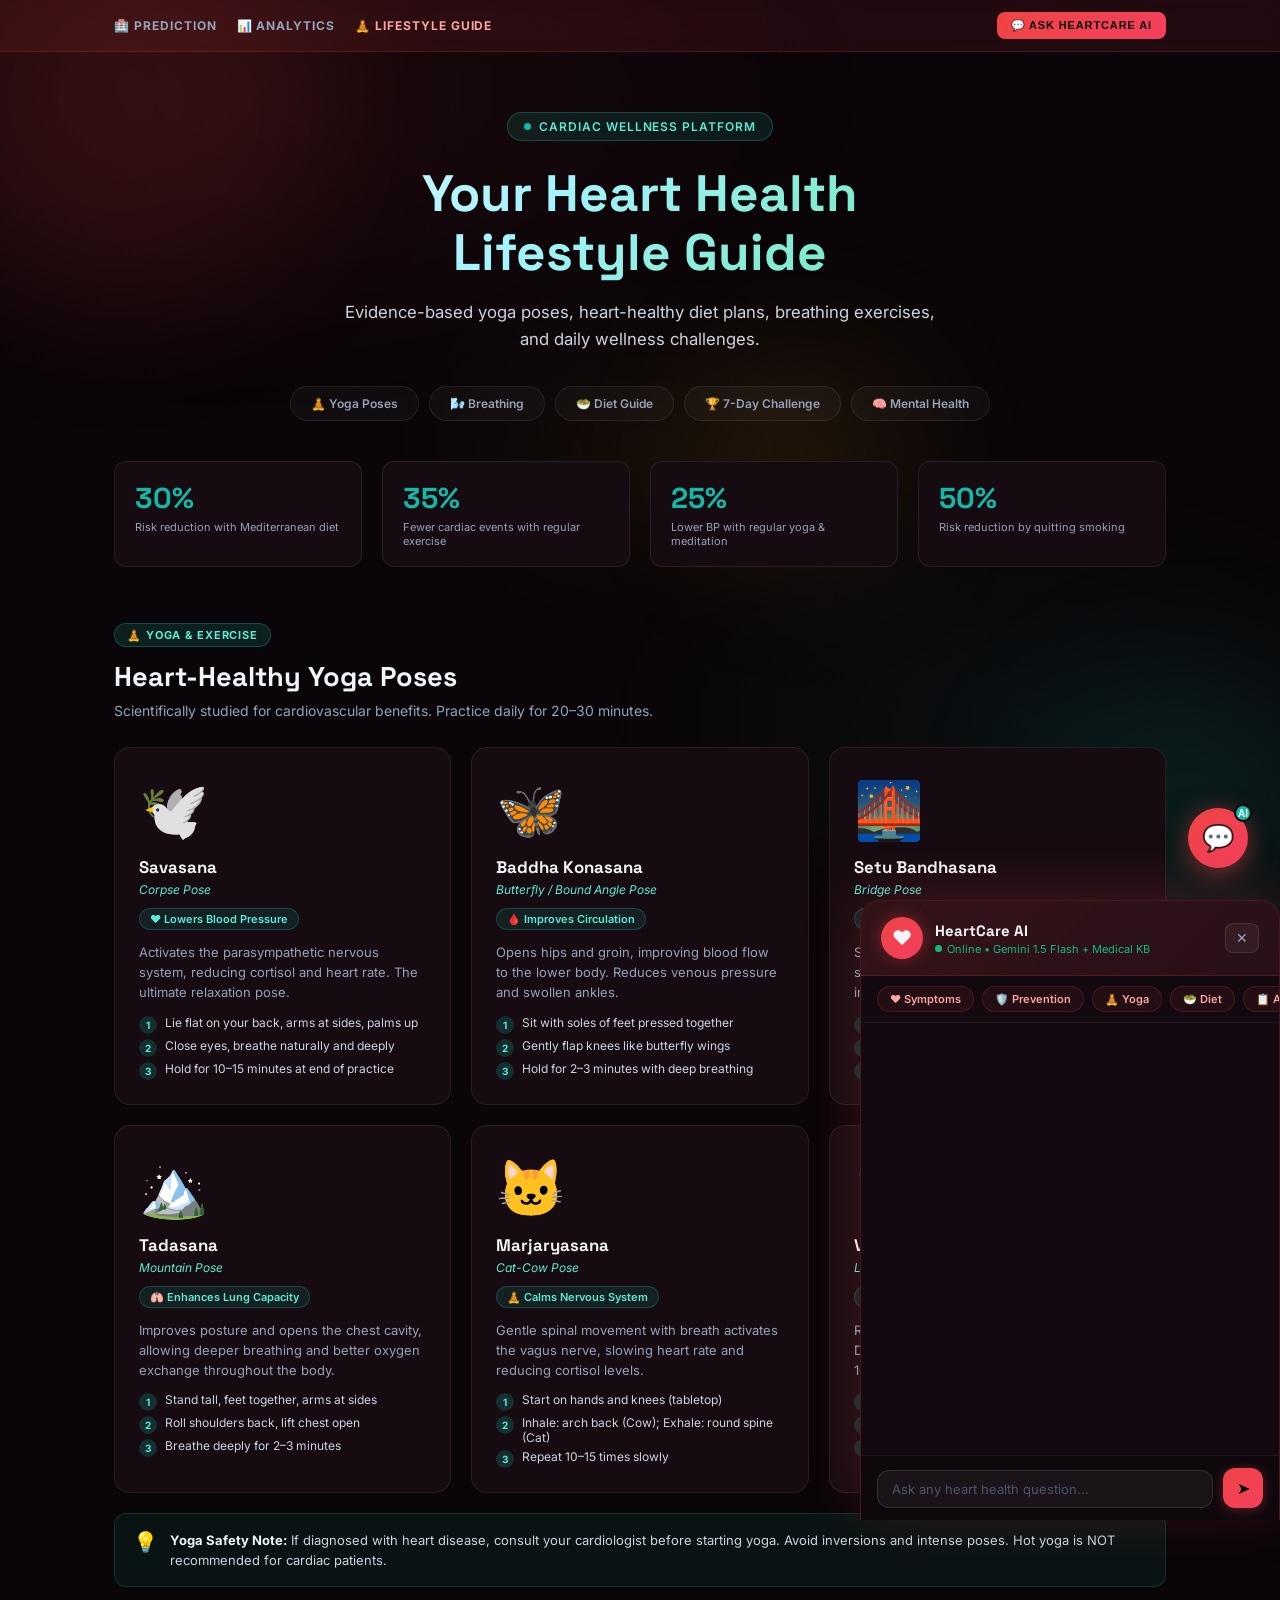
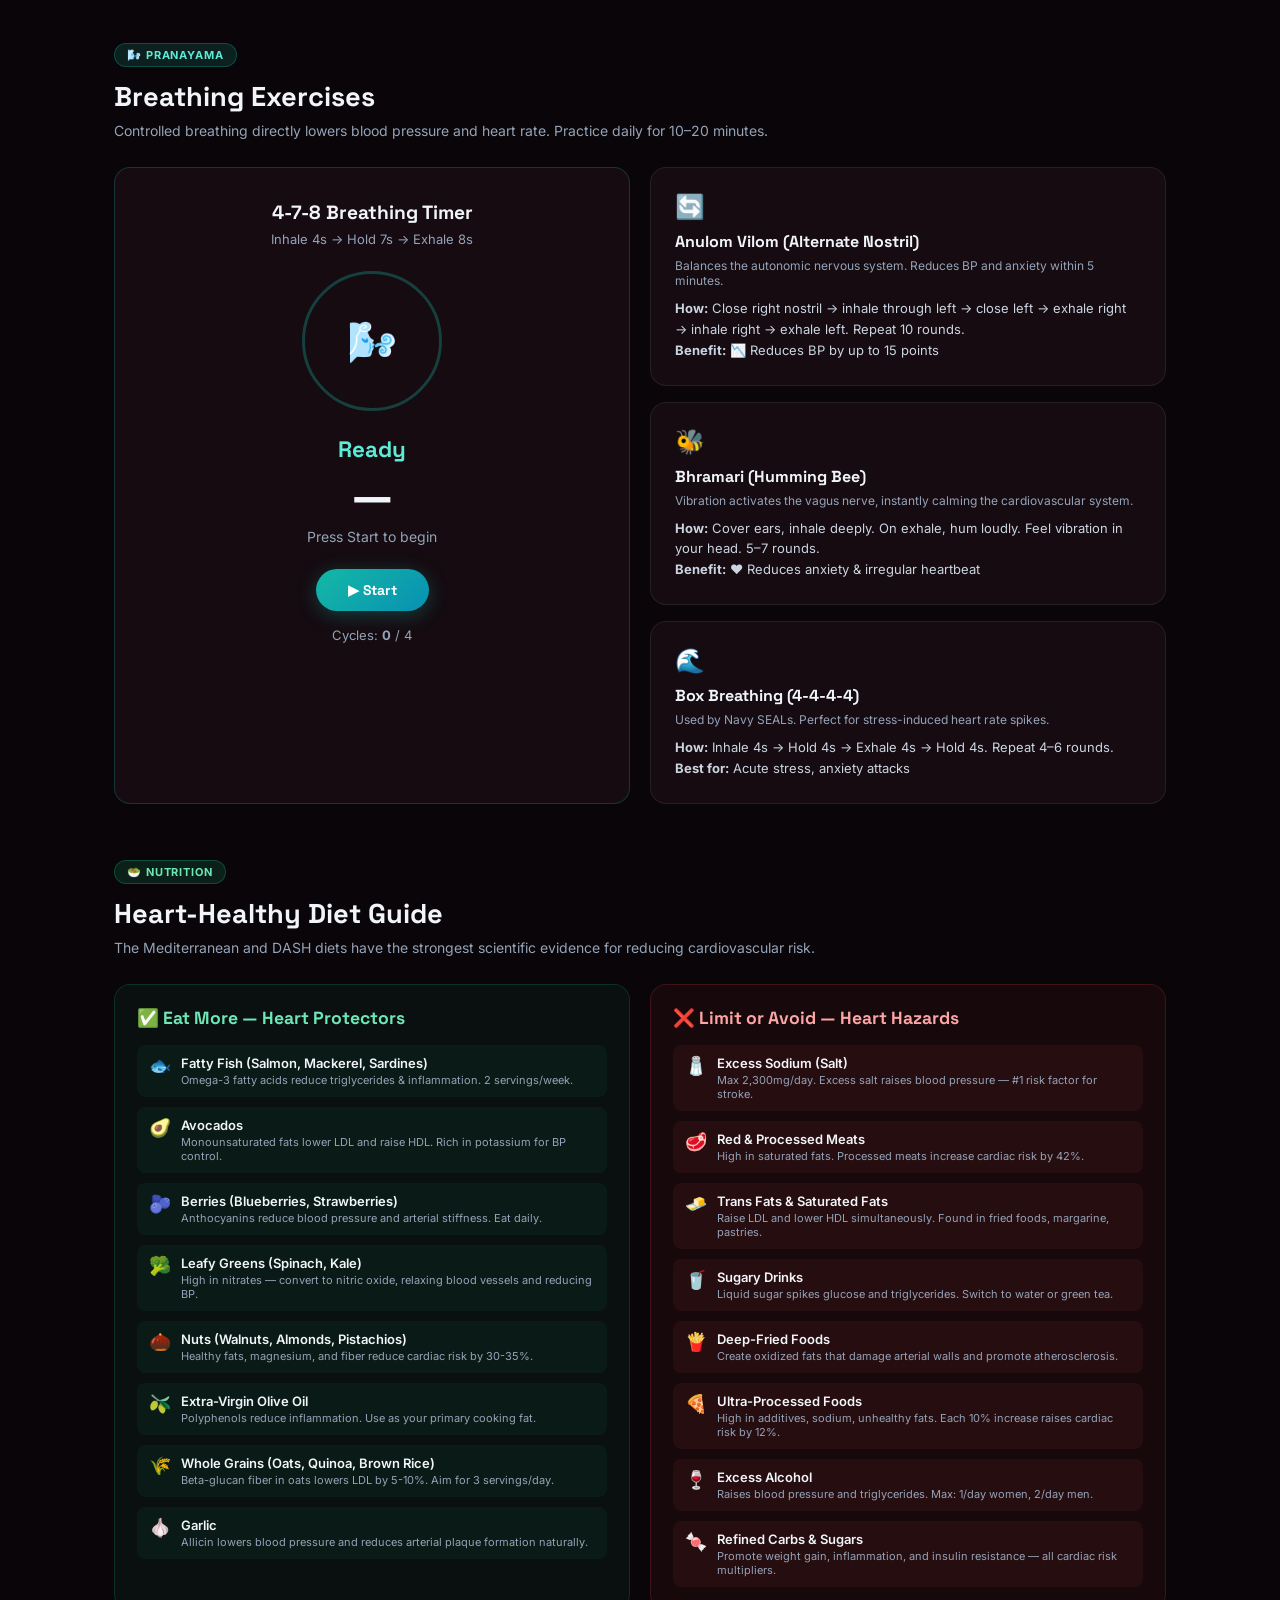
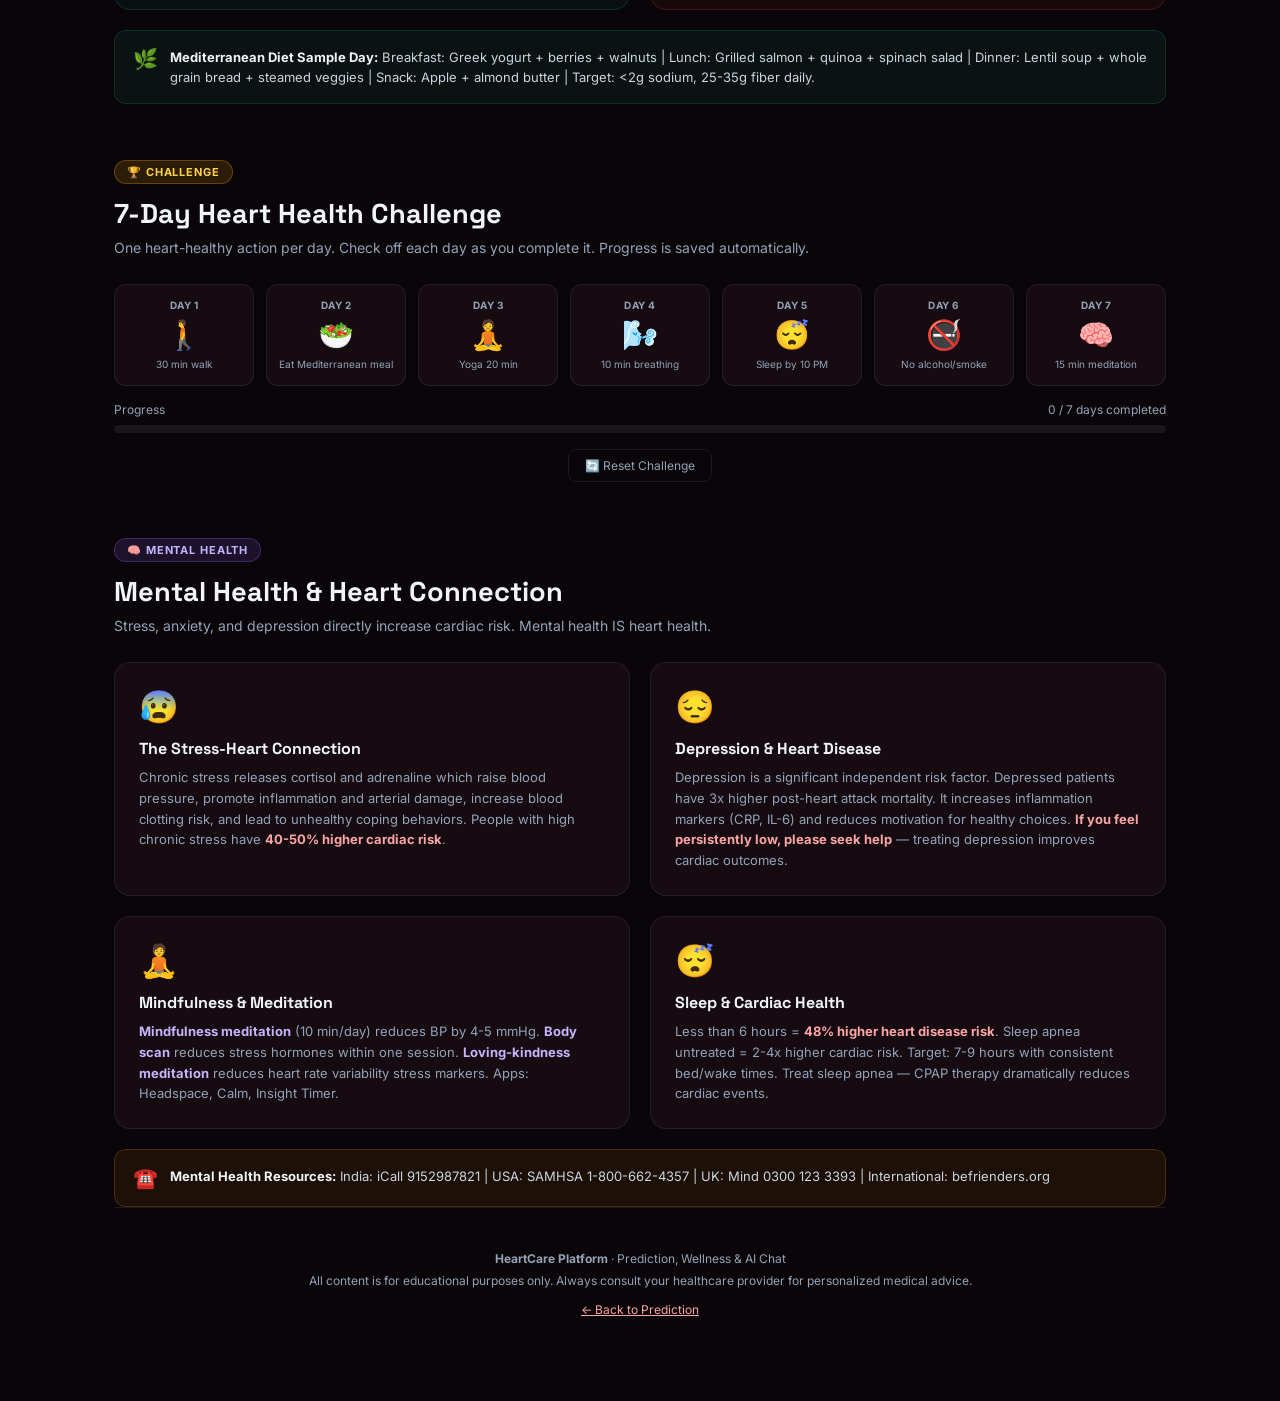
<file: lifestyle.html>
﻿<!DOCTYPE html>
<html lang="en">
<head>
  <meta charset="UTF-8" />
  <meta name="viewport" content="width=device-width, initial-scale=1.0" />
  <title>Lifestyle Guide | HeartCare Platform</title>
  <meta name="description" content="Complete cardiac wellness lifestyle guide including yoga, diet, breathing exercises, and a 7-day challenge." />
  <link rel="preconnect" href="https://fonts.googleapis.com" />
  <link href="https://fonts.googleapis.com/css2?family=Inter:wght@300;400;500;600;700;800&family=Space+Grotesk:wght@400;500;600;700&display=swap" rel="stylesheet" />
  <link rel="stylesheet" href="chatbot.css" />
  <style>
    :root {
      --bg-deep:#0a0508;--bg-card:#150b11;--bg-glass:rgba(255,255,255,0.03);
      --border:rgba(255,255,255,0.08);--border-glow:rgba(239,68,68,0.4);
      --accent-1:#ef4444;--accent-2:#f43f5e;--accent-3:#14b8a6;
      --accent-hot:#fbbf24;--text-main:#f1f5f9;--text-muted:#94a3b8;
      --text-dim:#cbd5e1;--success:#10b981;--warning:#f59e0b;--danger:#ef4444;
      --radius:16px;--radius-sm:10px;
    }
    *,*::before,*::after{box-sizing:border-box;margin:0;padding:0;}
    html{scroll-behavior:smooth;}
    body{font-family:'Inter',sans-serif;background:var(--bg-deep);color:var(--text-main);min-height:100vh;overflow-x:hidden;}
    body::before{content:'';position:fixed;inset:0;z-index:0;background:radial-gradient(ellipse 80% 60% at 20% 10%,rgba(239,68,68,0.08) 0%,transparent 60%),radial-gradient(ellipse 60% 50% at 80% 80%,rgba(20,184,166,0.06) 0%,transparent 55%),radial-gradient(ellipse 40% 40% at 50% 50%,rgba(251,191,36,0.04) 0%,transparent 50%);pointer-events:none;}
    .orb{position:fixed;border-radius:50%;pointer-events:none;z-index:0;filter:blur(80px);opacity:.12;animation:floatOrb 12s ease-in-out infinite;}
    .orb-1{width:400px;height:400px;background:#ef4444;top:-100px;left:-80px;}
    .orb-2{width:300px;height:300px;background:#14b8a6;bottom:-80px;right:-60px;animation-delay:-5s;}
    .orb-3{width:200px;height:200px;background:#fbbf24;top:40%;left:55%;animation-delay:-3s;}
    @keyframes floatOrb{0%,100%{transform:translate(0,0) scale(1)}33%{transform:translate(30px,-40px) scale(1.05)}66%{transform:translate(-20px,30px) scale(0.96)}}
    .page-wrap{position:relative;z-index:1;max-width:1100px;margin:0 auto;padding:0 24px 80px;}
    nav{background:linear-gradient(90deg,rgba(239,68,68,0.1),rgba(244,63,94,0.1));border-bottom:1px solid rgba(239,68,68,0.2);padding:12px 0;position:sticky;top:0;z-index:500;backdrop-filter:blur(8px);}
    .nav-inner{max-width:1100px;margin:0 auto;padding:0 24px;display:flex;justify-content:space-between;align-items:center;flex-wrap:wrap;gap:16px;}
    .nav-links{display:flex;gap:20px;align-items:center;flex-wrap:wrap;}
    .nav-link{font-size:12px;font-weight:700;color:#94a3b8;text-decoration:none;text-transform:uppercase;letter-spacing:.08em;transition:color .2s;}
    .nav-link:hover{color:#f8fafc;}.nav-link.active{color:#fca5a5;}
    .nav-chat-btn{font-size:11px;color:#0a0508;background:linear-gradient(135deg,#ef4444,#f43f5e);font-weight:700;text-transform:uppercase;letter-spacing:.08em;border:none;border-radius:8px;padding:7px 14px;cursor:pointer;transition:transform .2s;}
    .nav-chat-btn:hover{transform:scale(1.05);}
    .hero{text-align:center;padding:60px 0 40px;}
    .chip{display:inline-flex;align-items:center;gap:8px;background:rgba(20,184,166,0.12);border:1px solid rgba(20,184,166,0.3);border-radius:100px;padding:6px 16px;font-size:12px;font-weight:600;letter-spacing:.08em;color:#5eead4;text-transform:uppercase;margin-bottom:24px;}
    .chip .dot{width:7px;height:7px;border-radius:50%;background:#14b8a6;animation:pulse 1.8s infinite;}
    @keyframes pulse{0%,100%{opacity:1;transform:scale(1)}50%{opacity:.5;transform:scale(1.4)}}
    h1{font-family:'Space Grotesk',sans-serif;font-size:clamp(2rem,5vw,3.2rem);font-weight:700;line-height:1.15;background:linear-gradient(135deg,#f8fafc 0%,#a5f3fc 40%,#6ee7b7 80%);-webkit-background-clip:text;-webkit-text-fill-color:transparent;background-clip:text;margin-bottom:16px;}
    .subtitle{font-size:1.05rem;color:var(--text-dim);max-width:600px;margin:0 auto;line-height:1.65;}
    .section-nav{display:flex;gap:10px;flex-wrap:wrap;justify-content:center;margin:32px 0 0;}
    .snav-pill{padding:9px 20px;border-radius:100px;border:1px solid var(--border);background:var(--bg-glass);font-size:12px;font-weight:600;color:var(--text-muted);cursor:pointer;transition:all .2s;text-decoration:none;display:inline-flex;align-items:center;gap:6px;}
    .snav-pill:hover{background:rgba(20,184,166,0.15);border-color:rgba(20,184,166,0.4);color:#5eead4;}
    .section{margin-top:56px;}
    .section-header{margin-bottom:28px;}
    .section-tag{display:inline-block;font-size:11px;font-weight:700;text-transform:uppercase;letter-spacing:.08em;padding:4px 12px;border-radius:100px;margin-bottom:12px;}
    .section-tag.teal{background:rgba(20,184,166,0.15);color:#5eead4;border:1px solid rgba(20,184,166,0.3);}
    .section-tag.green{background:rgba(16,185,129,0.15);color:#6ee7b7;border:1px solid rgba(16,185,129,0.3);}
    .section-tag.amber{background:rgba(245,158,11,0.15);color:#fcd34d;border:1px solid rgba(245,158,11,0.3);}
    .section-tag.purple{background:rgba(139,92,246,0.15);color:#c4b5fd;border:1px solid rgba(139,92,246,0.3);}
    h2{font-family:'Space Grotesk',sans-serif;font-size:1.7rem;font-weight:700;color:var(--text-main);}
    .section-desc{font-size:14px;color:var(--text-muted);margin-top:8px;}
    .card-grid{display:grid;gap:20px;}
    .card-grid-2{grid-template-columns:1fr 1fr;}
    .card-grid-3{grid-template-columns:1fr 1fr 1fr;}
    @media(max-width:900px){.card-grid-3{grid-template-columns:1fr 1fr;}}
    @media(max-width:560px){.card-grid-2,.card-grid-3{grid-template-columns:1fr;}}
    .card{background:var(--bg-card);border:1px solid var(--border);border-radius:var(--radius);padding:24px;transition:border-color .3s,transform .2s;}
    .card:hover{border-color:var(--border-glow);transform:translateY(-2px);}
    .yoga-card{background:var(--bg-card);border:1px solid var(--border);border-radius:var(--radius);overflow:hidden;transition:all .3s;}
    .yoga-card:hover{border-color:rgba(20,184,166,0.4);transform:translateY(-3px);box-shadow:0 8px 32px rgba(20,184,166,0.1);}
    .yoga-card-emoji{font-size:3.5rem;padding:28px 24px 12px;}
    .yoga-card-body{padding:0 24px 24px;}
    .yoga-card-name{font-family:'Space Grotesk',sans-serif;font-size:1.05rem;font-weight:700;color:var(--text-main);margin-bottom:4px;}
    .yoga-card-sanskrit{font-size:12px;color:#5eead4;margin-bottom:10px;font-style:italic;}
    .yoga-card-benefit{display:inline-flex;align-items:center;gap:5px;font-size:11px;font-weight:600;padding:3px 10px;border-radius:100px;background:rgba(20,184,166,0.12);border:1px solid rgba(20,184,166,0.25);color:#5eead4;margin-bottom:12px;}
    .yoga-card-desc{font-size:13px;color:var(--text-muted);line-height:1.55;}
    .yoga-card-steps{margin-top:12px;display:flex;flex-direction:column;gap:4px;}
    .yoga-step{display:flex;gap:8px;align-items:flex-start;font-size:12px;color:var(--text-dim);}
    .yoga-step-num{width:18px;height:18px;border-radius:50%;background:rgba(20,184,166,0.2);color:#5eead4;font-size:10px;font-weight:700;display:flex;align-items:center;justify-content:center;flex-shrink:0;margin-top:1px;}
    .food-card{border-radius:var(--radius);padding:22px;}
    .food-card.eat{background:rgba(16,185,129,0.06);border:1px solid rgba(16,185,129,0.2);}
    .food-card.avoid{background:rgba(239,68,68,0.06);border:1px solid rgba(239,68,68,0.2);}
    .food-card-title{font-family:'Space Grotesk',sans-serif;font-size:1.1rem;font-weight:700;margin-bottom:16px;display:flex;align-items:center;gap:10px;}
    .food-list{display:flex;flex-direction:column;gap:10px;}
    .food-item{display:flex;align-items:flex-start;gap:10px;padding:10px 12px;border-radius:8px;}
    .food-item.eat{background:rgba(16,185,129,0.07);}
    .food-item.avoid{background:rgba(239,68,68,0.07);}
    .food-emoji{font-size:18px;flex-shrink:0;}
    .food-info{flex:1;}
    .food-name{font-size:13px;font-weight:600;color:var(--text-main);}
    .food-why{font-size:11px;color:var(--text-muted);margin-top:2px;}
    .breathing-box{background:var(--bg-card);border:1px solid rgba(20,184,166,0.25);border-radius:var(--radius);padding:32px;text-align:center;position:relative;overflow:hidden;}
    .breathing-circle{width:140px;height:140px;border-radius:50%;border:3px solid rgba(20,184,166,0.3);display:flex;align-items:center;justify-content:center;margin:0 auto 24px;position:relative;transition:all 0.5s ease;}
    .breathing-circle-inner{font-size:2.5rem;z-index:1;}
    .breathing-phase{font-family:'Space Grotesk',sans-serif;font-size:1.4rem;font-weight:700;color:#5eead4;margin-bottom:8px;}
    .breathing-count{font-size:3rem;font-weight:700;color:var(--text-main);font-family:'Space Grotesk',sans-serif;line-height:1;margin-bottom:8px;}
    .breathing-instruction{font-size:14px;color:var(--text-muted);margin-bottom:24px;}
    .breathing-btn{padding:12px 32px;border-radius:100px;border:none;cursor:pointer;font-family:'Space Grotesk',sans-serif;font-size:14px;font-weight:700;transition:all .2s;}
    .breathing-btn.start{background:linear-gradient(135deg,#14b8a6,#0891b2);color:#fff;box-shadow:0 4px 20px rgba(20,184,166,0.3);}
    .breathing-btn.start:hover{transform:translateY(-2px);}
    .breathing-btn.stop{background:rgba(239,68,68,0.15);border:1px solid rgba(239,68,68,0.3);color:#fca5a5;}
    .breathing-cycles{font-size:13px;color:var(--text-muted);margin-top:16px;}
    .challenge-grid{display:grid;grid-template-columns:repeat(7,1fr);gap:12px;}
    @media(max-width:700px){.challenge-grid{grid-template-columns:repeat(4,1fr);}}
    .challenge-day{background:var(--bg-card);border:1px solid var(--border);border-radius:12px;padding:14px 10px;text-align:center;cursor:pointer;transition:all .2s;}
    .challenge-day:hover{border-color:rgba(20,184,166,0.4);}
    .challenge-day.done{background:rgba(16,185,129,0.12);border-color:rgba(16,185,129,0.4);}
    .challenge-day-num{font-size:10px;font-weight:700;text-transform:uppercase;letter-spacing:.06em;color:var(--text-muted);margin-bottom:6px;}
    .challenge-day-icon{font-size:1.8rem;margin-bottom:6px;}
    .challenge-day-label{font-size:10px;color:var(--text-muted);line-height:1.3;}
    .challenge-day.done .challenge-day-label{color:#6ee7b7;}
    .challenge-check{font-size:10px;color:#6ee7b7;margin-top:4px;font-weight:700;display:none;}
    .challenge-day.done .challenge-check{display:block;}
    .challenge-progress{margin-top:16px;}
    .challenge-progress-bar{height:8px;border-radius:8px;background:rgba(255,255,255,0.07);margin-top:8px;overflow:hidden;}
    .challenge-fill{height:100%;border-radius:8px;background:linear-gradient(90deg,#10b981,#14b8a6);transition:width .5s;}
    .challenge-meta{display:flex;justify-content:space-between;font-size:12px;color:var(--text-muted);}
    .info-box{border-radius:12px;padding:16px 18px;display:flex;gap:12px;align-items:flex-start;}
    .info-box.teal{background:rgba(20,184,166,0.08);border:1px solid rgba(20,184,166,0.2);}
    .info-box.green{background:rgba(16,185,129,0.08);border:1px solid rgba(16,185,129,0.2);}
    .info-box.amber{background:rgba(245,158,11,0.08);border:1px solid rgba(245,158,11,0.2);}
    .info-box-icon{font-size:20px;flex-shrink:0;}
    .info-box-text{font-size:13px;color:var(--text-dim);line-height:1.55;}
    .info-box-text strong{color:var(--text-main);}
    .stats-row{display:flex;gap:20px;flex-wrap:wrap;margin-bottom:24px;}
    .stat-box{flex:1;min-width:140px;background:var(--bg-card);border:1px solid var(--border);border-radius:12px;padding:18px 20px;}
    .stat-box-num{font-family:'Space Grotesk',sans-serif;font-size:1.8rem;font-weight:700;color:var(--accent-3);}
    .stat-box-label{font-size:11px;color:var(--text-muted);margin-top:4px;}
    footer{text-align:center;padding-top:40px;font-size:12px;color:var(--text-muted);border-top:1px solid var(--border);line-height:1.8;}
  </style>
</head>
<body>
<div class="orb orb-1"></div><div class="orb orb-2"></div><div class="orb orb-3"></div>
<nav><div class="nav-inner"><div class="nav-links">
  <a href="index.html" class="nav-link">🏥 Prediction</a>
  <a href="advanced_analytics.html" class="nav-link">📊 Analytics</a>
  <a href="lifestyle.html" class="nav-link active">🧘 Lifestyle Guide</a>
</div><button class="nav-chat-btn" onclick="window.HeartCareChat&&window.HeartCareChat.open()">💬 Ask HeartCare AI</button></div></nav>

<div class="page-wrap">
  <header class="hero">
    <div class="chip"><span class="dot"></span>Cardiac Wellness Platform</div>
    <h1>Your Heart Health<br/>Lifestyle Guide</h1>
    <p class="subtitle">Evidence-based yoga poses, heart-healthy diet plans, breathing exercises, and daily wellness challenges.</p>
    <div class="section-nav">
      <a href="#yoga" class="snav-pill">🧘 Yoga Poses</a>
      <a href="#breathing" class="snav-pill">🌬️ Breathing</a>
      <a href="#diet" class="snav-pill">🥗 Diet Guide</a>
      <a href="#challenge" class="snav-pill">🏆 7-Day Challenge</a>
      <a href="#mental" class="snav-pill">🧠 Mental Health</a>
    </div>
  </header>

  <div class="stats-row">
    <div class="stat-box"><div class="stat-box-num">30%</div><div class="stat-box-label">Risk reduction with Mediterranean diet</div></div>
    <div class="stat-box"><div class="stat-box-num">35%</div><div class="stat-box-label">Fewer cardiac events with regular exercise</div></div>
    <div class="stat-box"><div class="stat-box-num">25%</div><div class="stat-box-label">Lower BP with regular yoga & meditation</div></div>
    <div class="stat-box"><div class="stat-box-num">50%</div><div class="stat-box-label">Risk reduction by quitting smoking</div></div>
  </div>

  <!-- YOGA SECTION -->
  <section class="section" id="yoga">
    <div class="section-header">
      <div class="section-tag teal">🧘 Yoga & Exercise</div>
      <h2>Heart-Healthy Yoga Poses</h2>
      <p class="section-desc">Scientifically studied for cardiovascular benefits. Practice daily for 20–30 minutes.</p>
    </div>
    <div class="card-grid card-grid-3">
      <div class="yoga-card"><div class="yoga-card-emoji">🕊️</div><div class="yoga-card-body">
        <div class="yoga-card-name">Savasana</div><div class="yoga-card-sanskrit">Corpse Pose</div>
        <div class="yoga-card-benefit">❤️ Lowers Blood Pressure</div>
        <div class="yoga-card-desc">Activates the parasympathetic nervous system, reducing cortisol and heart rate. The ultimate relaxation pose.</div>
        <div class="yoga-card-steps">
          <div class="yoga-step"><div class="yoga-step-num">1</div>Lie flat on your back, arms at sides, palms up</div>
          <div class="yoga-step"><div class="yoga-step-num">2</div>Close eyes, breathe naturally and deeply</div>
          <div class="yoga-step"><div class="yoga-step-num">3</div>Hold for 10–15 minutes at end of practice</div>
        </div>
      </div></div>

      <div class="yoga-card"><div class="yoga-card-emoji">🦋</div><div class="yoga-card-body">
        <div class="yoga-card-name">Baddha Konasana</div><div class="yoga-card-sanskrit">Butterfly / Bound Angle Pose</div>
        <div class="yoga-card-benefit">🩸 Improves Circulation</div>
        <div class="yoga-card-desc">Opens hips and groin, improving blood flow to the lower body. Reduces venous pressure and swollen ankles.</div>
        <div class="yoga-card-steps">
          <div class="yoga-step"><div class="yoga-step-num">1</div>Sit with soles of feet pressed together</div>
          <div class="yoga-step"><div class="yoga-step-num">2</div>Gently flap knees like butterfly wings</div>
          <div class="yoga-step"><div class="yoga-step-num">3</div>Hold for 2–3 minutes with deep breathing</div>
        </div>
      </div></div>

      <div class="yoga-card"><div class="yoga-card-emoji">🌉</div><div class="yoga-card-body">
        <div class="yoga-card-name">Setu Bandhasana</div><div class="yoga-card-sanskrit">Bridge Pose</div>
        <div class="yoga-card-benefit">💪 Strengthens Heart</div>
        <div class="yoga-card-desc">Strengthens back and core muscles supporting the heart. Opens the chest and improves cardiac output.</div>
        <div class="yoga-card-steps">
          <div class="yoga-step"><div class="yoga-step-num">1</div>Lie on back, knees bent, feet flat on floor</div>
          <div class="yoga-step"><div class="yoga-step-num">2</div>Slowly lift hips toward the ceiling</div>
          <div class="yoga-step"><div class="yoga-step-num">3</div>Hold 30s–1 min, repeat 3 times</div>
        </div>
      </div></div>

      <div class="yoga-card"><div class="yoga-card-emoji">🏔️</div><div class="yoga-card-body">
        <div class="yoga-card-name">Tadasana</div><div class="yoga-card-sanskrit">Mountain Pose</div>
        <div class="yoga-card-benefit">🫁 Enhances Lung Capacity</div>
        <div class="yoga-card-desc">Improves posture and opens the chest cavity, allowing deeper breathing and better oxygen exchange throughout the body.</div>
        <div class="yoga-card-steps">
          <div class="yoga-step"><div class="yoga-step-num">1</div>Stand tall, feet together, arms at sides</div>
          <div class="yoga-step"><div class="yoga-step-num">2</div>Roll shoulders back, lift chest open</div>
          <div class="yoga-step"><div class="yoga-step-num">3</div>Breathe deeply for 2–3 minutes</div>
        </div>
      </div></div>

      <div class="yoga-card"><div class="yoga-card-emoji">🐱</div><div class="yoga-card-body">
        <div class="yoga-card-name">Marjaryasana</div><div class="yoga-card-sanskrit">Cat-Cow Pose</div>
        <div class="yoga-card-benefit">🧘 Calms Nervous System</div>
        <div class="yoga-card-desc">Gentle spinal movement with breath activates the vagus nerve, slowing heart rate and reducing cortisol levels.</div>
        <div class="yoga-card-steps">
          <div class="yoga-step"><div class="yoga-step-num">1</div>Start on hands and knees (tabletop)</div>
          <div class="yoga-step"><div class="yoga-step-num">2</div>Inhale: arch back (Cow); Exhale: round spine (Cat)</div>
          <div class="yoga-step"><div class="yoga-step-num">3</div>Repeat 10–15 times slowly</div>
        </div>
      </div></div>

      <div class="yoga-card"><div class="yoga-card-emoji">🦅</div><div class="yoga-card-body">
        <div class="yoga-card-name">Viparita Karani</div><div class="yoga-card-sanskrit">Legs-Up-The-Wall Pose</div>
        <div class="yoga-card-benefit">⬇️ Lowers BP Instantly</div>
        <div class="yoga-card-desc">Reverses venous pooling in the legs. Demonstrated to lower blood pressure within 10 minutes of practice.</div>
        <div class="yoga-card-steps">
          <div class="yoga-step"><div class="yoga-step-num">1</div>Sit sideways against a wall, then swing legs up</div>
          <div class="yoga-step"><div class="yoga-step-num">2</div>Lie flat with legs resting vertically on wall</div>
          <div class="yoga-step"><div class="yoga-step-num">3</div>Relax for 5–15 minutes</div>
        </div>
      </div></div>
    </div>
    <div class="info-box teal" style="margin-top:20px;">
      <div class="info-box-icon">💡</div>
      <div class="info-box-text"><strong>Yoga Safety Note:</strong> If diagnosed with heart disease, consult your cardiologist before starting yoga. Avoid inversions and intense poses. Hot yoga is NOT recommended for cardiac patients.</div>
    </div>
  </section>
  <!-- BREATHING SECTION -->
  <section class="section" id="breathing">
    <div class="section-header">
      <div class="section-tag teal">🌬️ Pranayama</div>
      <h2>Breathing Exercises</h2>
      <p class="section-desc">Controlled breathing directly lowers blood pressure and heart rate. Practice daily for 10–20 minutes.</p>
    </div>
    <div class="card-grid card-grid-2">
      <div class="breathing-box">
        <h3 style="font-family:'Space Grotesk',sans-serif;font-size:1.2rem;margin-bottom:6px;color:var(--text-main);">4-7-8 Breathing Timer</h3>
        <p style="font-size:13px;color:var(--text-muted);margin-bottom:24px;">Inhale 4s → Hold 7s → Exhale 8s</p>
        <div class="breathing-circle" id="b-circle"><div class="breathing-circle-inner">🌬️</div></div>
        <div class="breathing-phase" id="b-phase">Ready</div>
        <div class="breathing-count" id="b-count">—</div>
        <div class="breathing-instruction" id="b-instruction">Press Start to begin</div>
        <button class="breathing-btn start" id="b-btn" onclick="toggleBreathing()">▶ Start</button>
        <div class="breathing-cycles">Cycles: <strong id="b-cycle-count">0</strong> / 4</div>
      </div>
      <div style="display:flex;flex-direction:column;gap:16px;">
        <div class="card">
          <div style="font-size:1.5rem;margin-bottom:10px;">🔄</div>
          <div style="font-family:'Space Grotesk',sans-serif;font-weight:700;font-size:1rem;color:var(--text-main);margin-bottom:6px;">Anulom Vilom (Alternate Nostril)</div>
          <div style="font-size:12px;color:var(--text-muted);margin-bottom:10px;">Balances the autonomic nervous system. Reduces BP and anxiety within 5 minutes.</div>
          <div style="font-size:13px;color:var(--text-dim);line-height:1.6;"><strong>How:</strong> Close right nostril → inhale through left → close left → exhale right → inhale right → exhale left. Repeat 10 rounds.<br><strong>Benefit:</strong> 📉 Reduces BP by up to 15 points</div>
        </div>
        <div class="card">
          <div style="font-size:1.5rem;margin-bottom:10px;">🐝</div>
          <div style="font-family:'Space Grotesk',sans-serif;font-weight:700;font-size:1rem;color:var(--text-main);margin-bottom:6px;">Bhramari (Humming Bee)</div>
          <div style="font-size:12px;color:var(--text-muted);margin-bottom:10px;">Vibration activates the vagus nerve, instantly calming the cardiovascular system.</div>
          <div style="font-size:13px;color:var(--text-dim);line-height:1.6;"><strong>How:</strong> Cover ears, inhale deeply. On exhale, hum loudly. Feel vibration in your head. 5–7 rounds.<br><strong>Benefit:</strong> ❤️ Reduces anxiety & irregular heartbeat</div>
        </div>
        <div class="card">
          <div style="font-size:1.5rem;margin-bottom:10px;">🌊</div>
          <div style="font-family:'Space Grotesk',sans-serif;font-weight:700;font-size:1rem;color:var(--text-main);margin-bottom:6px;">Box Breathing (4-4-4-4)</div>
          <div style="font-size:12px;color:var(--text-muted);margin-bottom:10px;">Used by Navy SEALs. Perfect for stress-induced heart rate spikes.</div>
          <div style="font-size:13px;color:var(--text-dim);line-height:1.6;"><strong>How:</strong> Inhale 4s → Hold 4s → Exhale 4s → Hold 4s. Repeat 4–6 rounds.<br><strong>Best for:</strong> Acute stress, anxiety attacks</div>
        </div>
      </div>
    </div>
  </section>

  <!-- DIET SECTION -->
  <section class="section" id="diet">
    <div class="section-header">
      <div class="section-tag green">🥗 Nutrition</div>
      <h2>Heart-Healthy Diet Guide</h2>
      <p class="section-desc">The Mediterranean and DASH diets have the strongest scientific evidence for reducing cardiovascular risk.</p>
    </div>
    <div class="card-grid card-grid-2">
      <div class="food-card eat">
        <div class="food-card-title" style="color:#6ee7b7;">✅ Eat More — Heart Protectors</div>
        <div class="food-list">
          <div class="food-item eat"><div class="food-emoji">🐟</div><div class="food-info"><div class="food-name">Fatty Fish (Salmon, Mackerel, Sardines)</div><div class="food-why">Omega-3 fatty acids reduce triglycerides & inflammation. 2 servings/week.</div></div></div>
          <div class="food-item eat"><div class="food-emoji">🥑</div><div class="food-info"><div class="food-name">Avocados</div><div class="food-why">Monounsaturated fats lower LDL and raise HDL. Rich in potassium for BP control.</div></div></div>
          <div class="food-item eat"><div class="food-emoji">🫐</div><div class="food-info"><div class="food-name">Berries (Blueberries, Strawberries)</div><div class="food-why">Anthocyanins reduce blood pressure and arterial stiffness. Eat daily.</div></div></div>
          <div class="food-item eat"><div class="food-emoji">🥦</div><div class="food-info"><div class="food-name">Leafy Greens (Spinach, Kale)</div><div class="food-why">High in nitrates — convert to nitric oxide, relaxing blood vessels and reducing BP.</div></div></div>
          <div class="food-item eat"><div class="food-emoji">🌰</div><div class="food-info"><div class="food-name">Nuts (Walnuts, Almonds, Pistachios)</div><div class="food-why">Healthy fats, magnesium, and fiber reduce cardiac risk by 30-35%.</div></div></div>
          <div class="food-item eat"><div class="food-emoji">🫒</div><div class="food-info"><div class="food-name">Extra-Virgin Olive Oil</div><div class="food-why">Polyphenols reduce inflammation. Use as your primary cooking fat.</div></div></div>
          <div class="food-item eat"><div class="food-emoji">🌾</div><div class="food-info"><div class="food-name">Whole Grains (Oats, Quinoa, Brown Rice)</div><div class="food-why">Beta-glucan fiber in oats lowers LDL by 5-10%. Aim for 3 servings/day.</div></div></div>
          <div class="food-item eat"><div class="food-emoji">🧄</div><div class="food-info"><div class="food-name">Garlic</div><div class="food-why">Allicin lowers blood pressure and reduces arterial plaque formation naturally.</div></div></div>
        </div>
      </div>
      <div class="food-card avoid">
        <div class="food-card-title" style="color:#fca5a5;">❌ Limit or Avoid — Heart Hazards</div>
        <div class="food-list">
          <div class="food-item avoid"><div class="food-emoji">🧂</div><div class="food-info"><div class="food-name">Excess Sodium (Salt)</div><div class="food-why">Max 2,300mg/day. Excess salt raises blood pressure — #1 risk factor for stroke.</div></div></div>
          <div class="food-item avoid"><div class="food-emoji">🥩</div><div class="food-info"><div class="food-name">Red & Processed Meats</div><div class="food-why">High in saturated fats. Processed meats increase cardiac risk by 42%.</div></div></div>
          <div class="food-item avoid"><div class="food-emoji">🧈</div><div class="food-info"><div class="food-name">Trans Fats & Saturated Fats</div><div class="food-why">Raise LDL and lower HDL simultaneously. Found in fried foods, margarine, pastries.</div></div></div>
          <div class="food-item avoid"><div class="food-emoji">🥤</div><div class="food-info"><div class="food-name">Sugary Drinks</div><div class="food-why">Liquid sugar spikes glucose and triglycerides. Switch to water or green tea.</div></div></div>
          <div class="food-item avoid"><div class="food-emoji">🍟</div><div class="food-info"><div class="food-name">Deep-Fried Foods</div><div class="food-why">Create oxidized fats that damage arterial walls and promote atherosclerosis.</div></div></div>
          <div class="food-item avoid"><div class="food-emoji">🍕</div><div class="food-info"><div class="food-name">Ultra-Processed Foods</div><div class="food-why">High in additives, sodium, unhealthy fats. Each 10% increase raises cardiac risk by 12%.</div></div></div>
          <div class="food-item avoid"><div class="food-emoji">🍷</div><div class="food-info"><div class="food-name">Excess Alcohol</div><div class="food-why">Raises blood pressure and triglycerides. Max: 1/day women, 2/day men.</div></div></div>
          <div class="food-item avoid"><div class="food-emoji">🍬</div><div class="food-info"><div class="food-name">Refined Carbs & Sugars</div><div class="food-why">Promote weight gain, inflammation, and insulin resistance — all cardiac risk multipliers.</div></div></div>
        </div>
      </div>
    </div>
    <div class="info-box green" style="margin-top:20px;">
      <div class="info-box-icon">🌿</div>
      <div class="info-box-text"><strong>Mediterranean Diet Sample Day:</strong> Breakfast: Greek yogurt + berries + walnuts | Lunch: Grilled salmon + quinoa + spinach salad | Dinner: Lentil soup + whole grain bread + steamed veggies | Snack: Apple + almond butter | Target: &lt;2g sodium, 25-35g fiber daily.</div>
    </div>
  </section>
  <!-- 7-DAY CHALLENGE -->
  <section class="section" id="challenge">
    <div class="section-header">
      <div class="section-tag amber">🏆 Challenge</div>
      <h2>7-Day Heart Health Challenge</h2>
      <p class="section-desc">One heart-healthy action per day. Check off each day as you complete it. Progress is saved automatically.</p>
    </div>
    <div class="challenge-grid" id="challenge-grid"></div>
    <div class="challenge-progress">
      <div class="challenge-meta">
        <span>Progress</span>
        <span id="challenge-pct">0 / 7 days completed</span>
      </div>
      <div class="challenge-progress-bar">
        <div class="challenge-fill" id="challenge-fill" style="width:0%"></div>
      </div>
    </div>
    <div style="text-align:center;margin-top:16px;">
      <button onclick="resetChallenge()" style="background:none;border:1px solid var(--border);border-radius:8px;padding:8px 16px;color:var(--text-muted);font-family:'Inter',sans-serif;font-size:12px;cursor:pointer;transition:all .2s;">🔄 Reset Challenge</button>
    </div>
  </section>

  <!-- MENTAL HEALTH -->
  <section class="section" id="mental">
    <div class="section-header">
      <div class="section-tag purple">🧠 Mental Health</div>
      <h2>Mental Health & Heart Connection</h2>
      <p class="section-desc">Stress, anxiety, and depression directly increase cardiac risk. Mental health IS heart health.</p>
    </div>
    <div class="card-grid card-grid-2">
      <div class="card">
        <div style="font-size:2rem;margin-bottom:12px;">😰</div>
        <div style="font-family:'Space Grotesk',sans-serif;font-size:1rem;font-weight:700;color:var(--text-main);margin-bottom:8px;">The Stress-Heart Connection</div>
        <div style="font-size:13px;color:var(--text-muted);line-height:1.6;">Chronic stress releases cortisol and adrenaline which raise blood pressure, promote inflammation and arterial damage, increase blood clotting risk, and lead to unhealthy coping behaviors. People with high chronic stress have <strong style="color:#fca5a5;">40-50% higher cardiac risk</strong>.</div>
      </div>
      <div class="card">
        <div style="font-size:2rem;margin-bottom:12px;">😔</div>
        <div style="font-family:'Space Grotesk',sans-serif;font-size:1rem;font-weight:700;color:var(--text-main);margin-bottom:8px;">Depression & Heart Disease</div>
        <div style="font-size:13px;color:var(--text-muted);line-height:1.6;">Depression is a significant independent risk factor. Depressed patients have 3x higher post-heart attack mortality. It increases inflammation markers (CRP, IL-6) and reduces motivation for healthy choices. <strong style="color:#fca5a5;">If you feel persistently low, please seek help</strong> — treating depression improves cardiac outcomes.</div>
      </div>
      <div class="card">
        <div style="font-size:2rem;margin-bottom:12px;">🧘</div>
        <div style="font-family:'Space Grotesk',sans-serif;font-size:1rem;font-weight:700;color:var(--text-main);margin-bottom:8px;">Mindfulness & Meditation</div>
        <div style="font-size:13px;color:var(--text-muted);line-height:1.6;"><strong style="color:#c4b5fd;">Mindfulness meditation</strong> (10 min/day) reduces BP by 4-5 mmHg. <strong style="color:#c4b5fd;">Body scan</strong> reduces stress hormones within one session. <strong style="color:#c4b5fd;">Loving-kindness meditation</strong> reduces heart rate variability stress markers. Apps: Headspace, Calm, Insight Timer.</div>
      </div>
      <div class="card">
        <div style="font-size:2rem;margin-bottom:12px;">😴</div>
        <div style="font-family:'Space Grotesk',sans-serif;font-size:1rem;font-weight:700;color:var(--text-main);margin-bottom:8px;">Sleep & Cardiac Health</div>
        <div style="font-size:13px;color:var(--text-muted);line-height:1.6;">Less than 6 hours = <strong style="color:#fca5a5;">48% higher heart disease risk</strong>. Sleep apnea untreated = 2-4x higher cardiac risk. Target: 7-9 hours with consistent bed/wake times. Treat sleep apnea — CPAP therapy dramatically reduces cardiac events.</div>
      </div>
    </div>
    <div class="info-box amber" style="margin-top:20px;">
      <div class="info-box-icon">☎️</div>
      <div class="info-box-text"><strong>Mental Health Resources:</strong> India: iCall 9152987821 | USA: SAMHSA 1-800-662-4357 | UK: Mind 0300 123 3393 | International: befrienders.org</div>
    </div>
  </section>

  <footer>
    <p><strong>HeartCare Platform</strong> · Prediction, Wellness & AI Chat</p>
    <p>All content is for educational purposes only. Always consult your healthcare provider for personalized medical advice.</p>
    <p style="margin-top:8px;"><a href="index.html" style="color:#fca5a5;">← Back to Prediction</a></p>
  </footer>
</div>

<script>
const challenges = [
  {day:'Day 1',icon:'🚶',label:'30 min walk',key:'hc_day1'},
  {day:'Day 2',icon:'🥗',label:'Eat Mediterranean meal',key:'hc_day2'},
  {day:'Day 3',icon:'🧘',label:'Yoga 20 min',key:'hc_day3'},
  {day:'Day 4',icon:'🌬️',label:'10 min breathing',key:'hc_day4'},
  {day:'Day 5',icon:'😴',label:'Sleep by 10 PM',key:'hc_day5'},
  {day:'Day 6',icon:'🚭',label:'No alcohol/smoke',key:'hc_day6'},
  {day:'Day 7',icon:'🧠',label:'15 min meditation',key:'hc_day7'},
];
function renderChallenge(){
  const grid=document.getElementById('challenge-grid');
  grid.innerHTML='';let done=0;
  challenges.forEach(c=>{
    const completed=localStorage.getItem(c.key)==='1';
    if(completed)done++;
    const div=document.createElement('div');
    div.className='challenge-day'+(completed?' done':'');
    div.onclick=()=>toggleDay(c.key);
    div.innerHTML=`<div class="challenge-day-num">${c.day}</div><div class="challenge-day-icon">${c.icon}</div><div class="challenge-day-label">${c.label}</div><div class="challenge-check">✓ Done!</div>`;
    grid.appendChild(div);
  });
  document.getElementById('challenge-pct').textContent=`${done} / 7 days completed`;
  document.getElementById('challenge-fill').style.width=(done/7*100)+'%';
}
function toggleDay(key){localStorage.setItem(key,localStorage.getItem(key)==='1'?'0':'1');renderChallenge();}
function resetChallenge(){challenges.forEach(c=>localStorage.removeItem(c.key));renderChallenge();}
renderChallenge();

let breathState=null,breathTimer=null,breathPhase=0,breathCycles=0;
const phases=[
  {name:'Inhale',duration:4,instruction:'Breathe in slowly through your nose',color:'rgba(20,184,166,0.4)',scale:'1.15'},
  {name:'Hold',duration:7,instruction:'Hold your breath gently',color:'rgba(245,158,11,0.4)',scale:'1.15'},
  {name:'Exhale',duration:8,instruction:'Breathe out slowly through your mouth',color:'rgba(239,68,68,0.3)',scale:'0.9'},
];
function toggleBreathing(){breathState?stopBreathing():startBreathing();}
function startBreathing(){
  breathState=true;breathPhase=0;breathCycles=0;
  document.getElementById('b-cycle-count').textContent='0';
  document.getElementById('b-btn').textContent='⏹ Stop';
  document.getElementById('b-btn').className='breathing-btn stop';
  runPhase();
}
function stopBreathing(){
  clearTimeout(breathTimer);breathState=null;
  document.getElementById('b-phase').textContent='Ready';
  document.getElementById('b-count').textContent='—';
  document.getElementById('b-instruction').textContent='Press Start to begin';
  document.getElementById('b-btn').textContent='▶ Start';
  document.getElementById('b-btn').className='breathing-btn start';
  const c=document.getElementById('b-circle');
  c.style.borderColor='rgba(20,184,166,0.3)';c.style.transform='scale(1)';
}
function runPhase(){
  if(!breathState)return;
  if(breathCycles>=4){stopBreathing();return;}
  const p=phases[breathPhase];
  document.getElementById('b-phase').textContent=p.name;
  document.getElementById('b-instruction').textContent=p.instruction;
  const c=document.getElementById('b-circle');
  c.style.borderColor=p.color;c.style.transform=`scale(${p.scale})`;
  countdown(p.duration);
}
function countdown(n){
  if(!breathState)return;
  document.getElementById('b-count').textContent=n;
  if(n<=0){
    breathPhase=(breathPhase+1)%3;
    if(breathPhase===0){breathCycles++;document.getElementById('b-cycle-count').textContent=breathCycles;}
    breathTimer=setTimeout(runPhase,200);
  }else{breathTimer=setTimeout(()=>countdown(n-1),1000);}
}
</script>
<script src="chatbot.js"></script>
</body>
</html>
</file>
<file: chatbot.css>
﻿/* ═══════════════════════════════════════════════════════
   HEART CARE AI CHATBOT — chatbot.css
   ═══════════════════════════════════════════════════════ */

/* ── FAB Button ── */
#chat-fab {
  position: fixed;
  bottom: 32px;
  right: 32px;
  z-index: 1000;
  width: 60px;
  height: 60px;
  border-radius: 50%;
  background: linear-gradient(135deg, #ef4444, #f43f5e);
  border: none;
  cursor: pointer;
  display: flex;
  align-items: center;
  justify-content: center;
  font-size: 26px;
  box-shadow: 0 4px 24px rgba(239, 68, 68, 0.5);
  transition: transform 0.25s, box-shadow 0.25s;
  animation: fabPulse 2.5s ease-in-out infinite;
}
#chat-fab:hover {
  transform: scale(1.1);
  box-shadow: 0 8px 36px rgba(239, 68, 68, 0.7);
  animation: none;
}
#chat-fab .fab-badge {
  position: absolute;
  top: -4px;
  right: -4px;
  width: 18px;
  height: 18px;
  border-radius: 50%;
  background: #14b8a6;
  color: #fff;
  font-size: 10px;
  font-weight: 700;
  display: flex;
  align-items: center;
  justify-content: center;
  border: 2px solid #0a0508;
}
@keyframes fabPulse {
  0%, 100% { box-shadow: 0 4px 24px rgba(239, 68, 68, 0.5); }
  50% { box-shadow: 0 4px 40px rgba(239, 68, 68, 0.85), 0 0 0 8px rgba(239,68,68,0.15); }
}

/* ── Chat Drawer Overlay ── */
#chat-overlay {
  position: fixed;
  inset: 0;
  background: rgba(0, 0, 0, 0.4);
  backdrop-filter: blur(4px);
  z-index: 1001;
  opacity: 0;
  pointer-events: none;
  transition: opacity 0.3s;
}
#chat-overlay.open {
  opacity: 1;
  pointer-events: all;
}

/* ── Chat Drawer ── */
#chat-drawer {
  position: fixed;
  bottom: 0;
  right: 0;
  z-index: 1002;
  width: 420px;
  max-width: 100vw;
  height: 620px;
  max-height: 90vh;
  display: flex;
  flex-direction: column;
  background: #120a10;
  border: 1px solid rgba(239, 68, 68, 0.25);
  border-bottom: none;
  border-radius: 20px 20px 0 0;
  box-shadow: 0 -8px 60px rgba(239, 68, 68, 0.2);
  transform: translateY(100%);
  transition: transform 0.4s cubic-bezier(0.34, 1.56, 0.64, 1);
  overflow: hidden;
}
#chat-drawer.open {
  transform: translateY(0);
}

/* ── Chat Header ── */
#chat-header {
  background: linear-gradient(135deg, rgba(239, 68, 68, 0.15), rgba(244, 63, 94, 0.1));
  border-bottom: 1px solid rgba(239, 68, 68, 0.2);
  padding: 16px 20px;
  display: flex;
  align-items: center;
  gap: 12px;
  flex-shrink: 0;
}
.chat-avatar {
  width: 42px;
  height: 42px;
  border-radius: 50%;
  background: linear-gradient(135deg, #ef4444, #f43f5e);
  display: flex;
  align-items: center;
  justify-content: center;
  font-size: 20px;
  flex-shrink: 0;
  box-shadow: 0 0 16px rgba(239, 68, 68, 0.4);
}
.chat-header-info { flex: 1; }
.chat-header-name {
  font-family: "Space Grotesk", sans-serif;
  font-size: 15px;
  font-weight: 700;
  color: #f1f5f9;
}
.chat-header-status {
  font-size: 11px;
  color: #10b981;
  display: flex;
  align-items: center;
  gap: 5px;
  margin-top: 2px;
}
.status-dot {
  width: 7px;
  height: 7px;
  border-radius: 50%;
  background: #10b981;
  animation: statusPulse 2s infinite;
}
@keyframes statusPulse {
  0%, 100% { opacity: 1; }
  50% { opacity: 0.4; }
}
#chat-close-btn {
  background: rgba(255, 255, 255, 0.05);
  border: 1px solid rgba(255, 255, 255, 0.1);
  border-radius: 8px;
  color: #94a3b8;
  cursor: pointer;
  padding: 6px 10px;
  font-size: 14px;
  transition: all 0.2s;
}
#chat-close-btn:hover {
  background: rgba(239, 68, 68, 0.15);
  color: #fca5a5;
  border-color: rgba(239, 68, 68, 0.3);
}

/* ── API Key Banner ── */
#api-key-banner {
  background: rgba(20, 184, 166, 0.08);
  border-bottom: 1px solid rgba(20, 184, 166, 0.2);
  padding: 10px 16px;
  display: flex;
  align-items: center;
  gap: 10px;
  font-size: 12px;
  color: #5eead4;
  flex-shrink: 0;
}
#api-key-banner.hidden { display: none; }
#api-key-banner button {
  margin-left: auto;
  background: rgba(20, 184, 166, 0.2);
  border: 1px solid rgba(20, 184, 166, 0.4);
  border-radius: 6px;
  color: #5eead4;
  cursor: pointer;
  padding: 4px 10px;
  font-size: 11px;
  font-weight: 600;
  transition: all 0.2s;
}
#api-key-banner button:hover { background: rgba(20, 184, 166, 0.35); }

/* ── Quick Suggestions ── */
#quick-suggestions {
  display: flex;
  gap: 8px;
  padding: 10px 16px;
  overflow-x: auto;
  scrollbar-width: none;
  flex-shrink: 0;
  border-bottom: 1px solid rgba(255, 255, 255, 0.05);
}
#quick-suggestions::-webkit-scrollbar { display: none; }
.quick-chip {
  flex-shrink: 0;
  background: rgba(239, 68, 68, 0.08);
  border: 1px solid rgba(239, 68, 68, 0.2);
  border-radius: 100px;
  padding: 5px 12px;
  font-size: 11px;
  font-weight: 600;
  color: #fca5a5;
  cursor: pointer;
  transition: all 0.2s;
  white-space: nowrap;
}
.quick-chip:hover {
  background: rgba(239, 68, 68, 0.2);
  border-color: rgba(239, 68, 68, 0.5);
}

/* ── Messages Area ── */
#chat-messages {
  flex: 1;
  overflow-y: auto;
  padding: 16px;
  display: flex;
  flex-direction: column;
  gap: 14px;
  scrollbar-width: thin;
  scrollbar-color: rgba(239, 68, 68, 0.3) transparent;
}
#chat-messages::-webkit-scrollbar { width: 4px; }
#chat-messages::-webkit-scrollbar-track { background: transparent; }
#chat-messages::-webkit-scrollbar-thumb { background: rgba(239, 68, 68, 0.3); border-radius: 4px; }

/* ── Message Bubbles ── */
.msg-row {
  display: flex;
  gap: 8px;
  align-items: flex-end;
  animation: msgAppear 0.3s ease;
}
@keyframes msgAppear {
  from { opacity: 0; transform: translateY(12px); }
  to { opacity: 1; transform: none; }
}
.msg-row.user { flex-direction: row-reverse; }
.msg-icon {
  width: 28px;
  height: 28px;
  border-radius: 50%;
  display: flex;
  align-items: center;
  justify-content: center;
  font-size: 14px;
  flex-shrink: 0;
}
.msg-icon.bot { background: linear-gradient(135deg, #ef4444, #f43f5e); }
.msg-icon.user { background: rgba(20, 184, 166, 0.2); }
.msg-bubble {
  max-width: 78%;
  padding: 10px 14px;
  border-radius: 16px;
  font-size: 13.5px;
  line-height: 1.55;
}
.msg-bubble.bot {
  background: rgba(255, 255, 255, 0.05);
  border: 1px solid rgba(255, 255, 255, 0.08);
  color: #e2e8f0;
  border-bottom-left-radius: 4px;
}
.msg-bubble.user {
  background: linear-gradient(135deg, rgba(239, 68, 68, 0.25), rgba(244, 63, 94, 0.2));
  border: 1px solid rgba(239, 68, 68, 0.3);
  color: #fecaca;
  border-bottom-right-radius: 4px;
}
.msg-bubble ul { margin: 8px 0 4px 16px; display: flex; flex-direction: column; gap: 4px; }
.msg-bubble li { font-size: 13px; }
.msg-bubble strong { color: #f8fafc; }
.msg-timestamp { font-size: 10px; color: #475569; margin-top: 4px; }
.msg-row.user .msg-timestamp { text-align: right; }

/* ── Typing Indicator ── */
#typing-indicator { display: none; align-items: flex-end; gap: 8px; }
#typing-indicator.show { display: flex; }
.typing-bubble {
  background: rgba(255, 255, 255, 0.05);
  border: 1px solid rgba(255, 255, 255, 0.08);
  border-radius: 16px;
  border-bottom-left-radius: 4px;
  padding: 12px 14px;
  display: flex;
  gap: 5px;
  align-items: center;
}
.typing-dot {
  width: 7px; height: 7px; border-radius: 50%; background: #ef4444;
  animation: typingBounce 1.2s ease-in-out infinite;
}
.typing-dot:nth-child(2) { animation-delay: 0.2s; }
.typing-dot:nth-child(3) { animation-delay: 0.4s; }
@keyframes typingBounce {
  0%, 60%, 100% { transform: translateY(0); opacity: 0.5; }
  30% { transform: translateY(-6px); opacity: 1; }
}

/* ── Chat Input ── */
#chat-input-area {
  border-top: 1px solid rgba(255, 255, 255, 0.07);
  padding: 12px 16px;
  display: flex;
  gap: 10px;
  align-items: flex-end;
  flex-shrink: 0;
  background: rgba(0, 0, 0, 0.2);
}
#chat-input {
  flex: 1;
  background: rgba(255, 255, 255, 0.05);
  border: 1px solid rgba(255, 255, 255, 0.1);
  border-radius: 12px;
  color: #f1f5f9;
  font-family: "Inter", sans-serif;
  font-size: 13px;
  padding: 10px 14px;
  resize: none;
  outline: none;
  max-height: 100px;
  transition: border-color 0.2s;
  scrollbar-width: none;
}
#chat-input::placeholder { color: #475569; }
#chat-input:focus { border-color: rgba(239, 68, 68, 0.4); }
#chat-input::-webkit-scrollbar { display: none; }
#chat-send-btn {
  width: 40px; height: 40px; border-radius: 12px;
  background: linear-gradient(135deg, #ef4444, #f43f5e);
  border: none; cursor: pointer; display: flex; align-items: center; justify-content: center;
  font-size: 16px; transition: transform 0.2s, box-shadow 0.2s;
  box-shadow: 0 2px 12px rgba(239, 68, 68, 0.35); flex-shrink: 0;
}
#chat-send-btn:hover { transform: scale(1.08); box-shadow: 0 4px 20px rgba(239,68,68,0.55); }
#chat-send-btn:active { transform: scale(0.95); }

/* ── API Key Modal ── */
#api-modal {
  position: fixed; inset: 0; z-index: 1100;
  display: flex; align-items: center; justify-content: center;
  background: rgba(0,0,0,0.6); backdrop-filter: blur(6px);
  opacity: 0; pointer-events: none; transition: opacity 0.2s;
}
#api-modal.open { opacity: 1; pointer-events: all; }
.api-modal-box {
  background: #150b11; border: 1px solid rgba(239,68,68,0.3);
  border-radius: 16px; padding: 28px; width: 380px; max-width: 90vw;
  box-shadow: 0 0 60px rgba(239,68,68,0.2);
}
.api-modal-box h3 { font-family: "Space Grotesk", sans-serif; font-size: 18px; color: #f1f5f9; margin-bottom: 8px; }
.api-modal-box p { font-size: 13px; color: #94a3b8; line-height: 1.5; margin-bottom: 16px; }
.api-modal-box a { color: #fca5a5; }
.api-modal-input {
  width: 100%; background: rgba(255,255,255,0.05);
  border: 1px solid rgba(255,255,255,0.12); border-radius: 10px;
  color: #f1f5f9; font-family: "Inter", sans-serif; font-size: 13px;
  padding: 10px 14px; outline: none; margin-bottom: 14px; transition: border-color 0.2s;
}
.api-modal-input:focus { border-color: rgba(239,68,68,0.5); }
.api-modal-actions { display: flex; gap: 10px; }
.api-modal-btn {
  flex: 1; padding: 10px; border-radius: 10px; border: none; cursor: pointer;
  font-family: "Space Grotesk", sans-serif; font-size: 14px; font-weight: 600; transition: all 0.2s;
}
.api-modal-btn.primary { background: linear-gradient(135deg, #ef4444, #f43f5e); color: #fff; }
.api-modal-btn.secondary { background: rgba(255,255,255,0.05); border: 1px solid rgba(255,255,255,0.1); color: #94a3b8; }
.api-modal-btn:hover { transform: translateY(-1px); }

/* Mobile */
@media (max-width: 480px) {
  #chat-fab { bottom: 20px; right: 20px; }
  #chat-drawer { width: 100vw; border-radius: 20px 20px 0 0; height: 80vh; }
}
</file>
